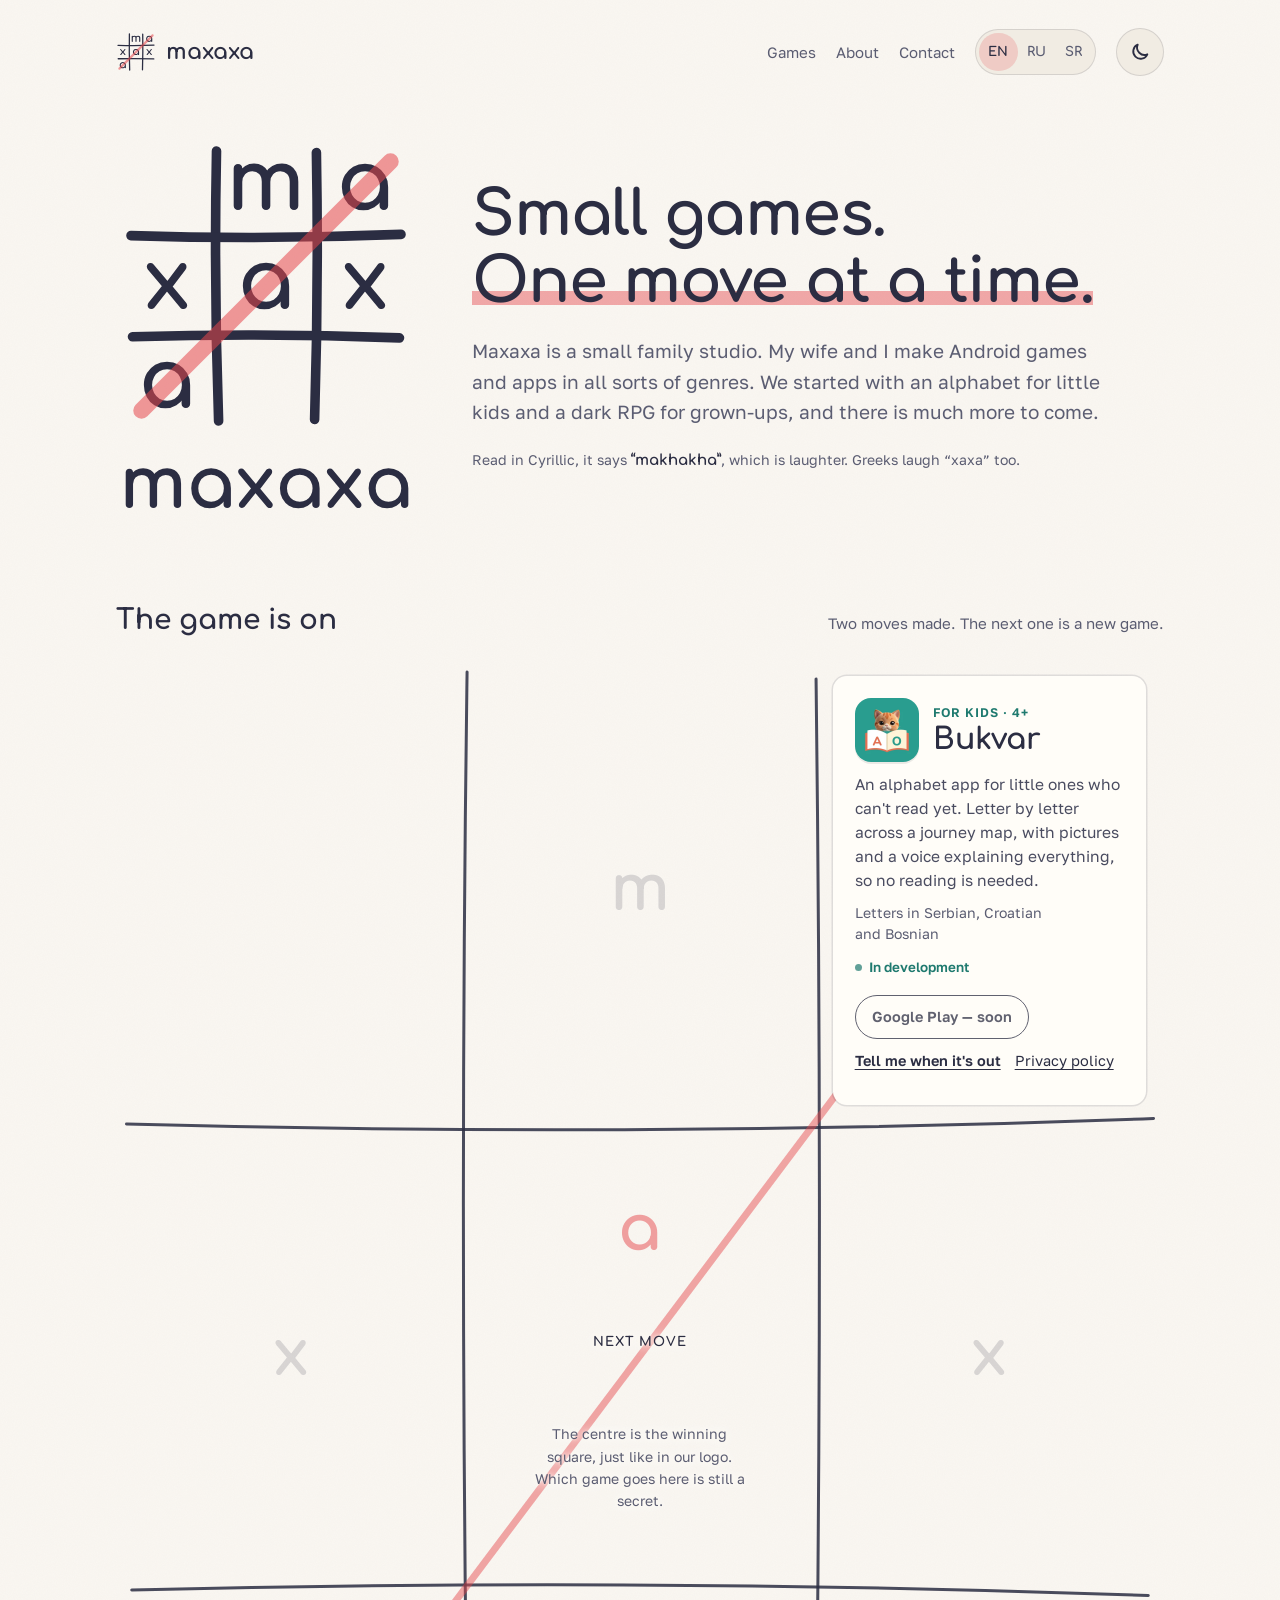
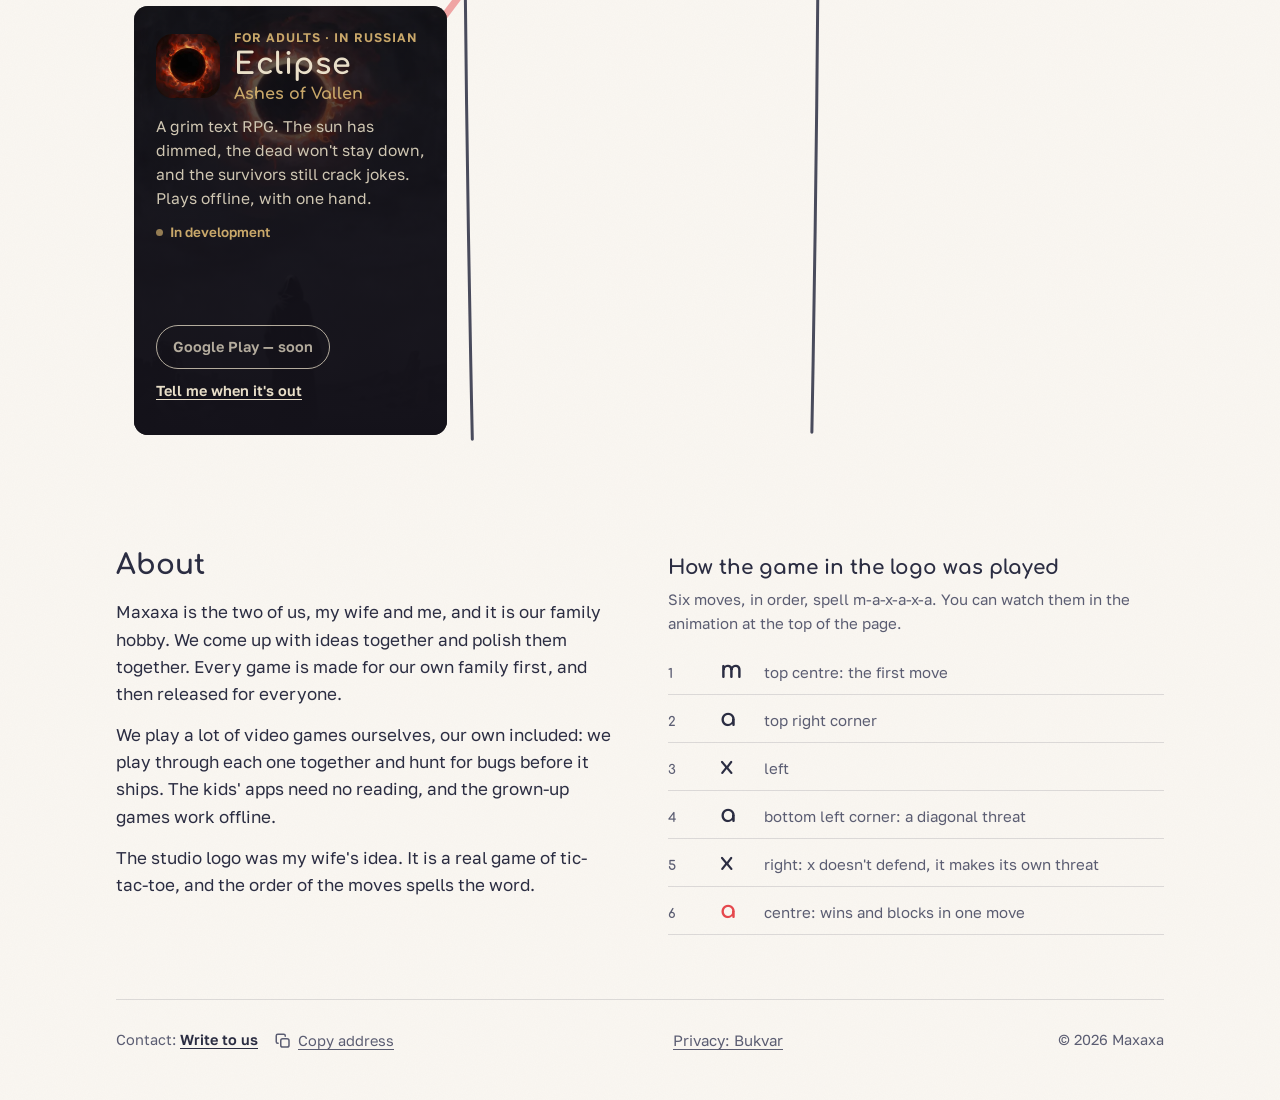
<file: index.html>
<!doctype html>
<html lang="en">
<head>
<meta charset="utf-8">
<meta name="viewport" content="width=device-width, initial-scale=1, viewport-fit=cover">
<title>Maxaxa — small games for kids and grown-ups</title>
<meta name="description" content="Maxaxa is a small family studio: my wife and I make Android apps and games for kids and adults.">
<link rel="canonical" href="https://maxaxa.app/">
<link rel="alternate" hreflang="en" href="https://maxaxa.app/">
<link rel="alternate" hreflang="ru" href="https://maxaxa.app/ru/">
<link rel="alternate" hreflang="sr" href="https://maxaxa.app/sr/">
<link rel="alternate" hreflang="x-default" href="https://maxaxa.app/">
<meta property="og:type" content="website">
<meta property="og:site_name" content="Maxaxa">
<meta property="og:title" content="Maxaxa — small games for kids and grown-ups">
<meta property="og:description" content="Maxaxa is a small family studio: my wife and I make Android apps and games for kids and adults.">
<meta property="og:url" content="https://maxaxa.app/">
<meta property="og:image" content="https://maxaxa.app/assets/og-en.png">
<meta property="og:image:width" content="1200">
<meta property="og:image:height" content="630">
<meta property="og:locale" content="en_US">
<meta name="twitter:card" content="summary_large_image">
<meta name="theme-color" content="#FAF7F2" media="(prefers-color-scheme: light)">
<meta name="theme-color" content="#1A1720" media="(prefers-color-scheme: dark)">
<link rel="icon" href="/favicon.ico" sizes="any">
<link rel="icon" href="/favicon.svg" type="image/svg+xml">
<link rel="apple-touch-icon" href="/apple-touch-icon.png">
<script>document.documentElement.classList.add('js');try{var t=localStorage.getItem('mx-theme');if(t)document.documentElement.setAttribute('data-theme',t)}catch(e){}</script>
<link rel="stylesheet" href="/assets/fonts/fonts.css">
<link rel="stylesheet" href="/assets/site.css">
</head>
<body>
<div class="wrap">
  <header>
    <a class="brand" href="/" aria-label="Maxaxa, home page">
      <img class="lt" src="/assets/img/mark-light-transparent.svg" alt="">
      <img class="dk" src="/assets/img/mark-dark-transparent.svg" alt="">
      maxaxa
    </a>
    <nav>
      <a class="navlink" href="/#games">Games</a>
      <a class="navlink" href="/#about">About</a>
      <a class="navlink" href="#contact">Contact</a>
      <span class="langs-nav"><a href="/" hreflang="en" lang="en" aria-current="page">EN</a><a href="/ru/" hreflang="ru" lang="ru">RU</a><a href="/sr/" hreflang="sr" lang="sr">SR</a></span>
      <button class="toggle" id="theme" type="button" aria-label="Switch theme" title="Switch theme">
        <svg class="moon" viewBox="0 0 24 24" width="22" height="22" aria-hidden="true"><path d="M20 14.5A8 8 0 0 1 9.5 4a8 8 0 1 0 10.5 10.5Z" fill="none" stroke="currentColor" stroke-width="2" stroke-linejoin="round"/></svg>
        <svg class="sun" viewBox="0 0 24 24" width="22" height="22" aria-hidden="true" hidden><circle cx="12" cy="12" r="4.2" fill="none" stroke="currentColor" stroke-width="2"/><path d="M12 2.5v2.2M12 19.3v2.2M2.5 12h2.2M19.3 12h2.2M5.3 5.3l1.6 1.6M17.1 17.1l1.6 1.6M5.3 18.7l1.6-1.6M17.1 6.9l1.6-1.6" stroke="currentColor" stroke-width="2" stroke-linecap="round"/></svg>
      </button>
    </nav>
  </header>
  <section class="hero" id="top">
    <svg class="lockup" viewBox="0 0 100 132" role="img" aria-label="Maxaxa logo: a game of tic-tac-toe">
      <g class="g" fill="none" stroke-width="3.2" stroke-linecap="round"><path pathLength="1" d="M33.5 5Q32.6 50 34.2 95"/><path pathLength="1" d="M66.8 5.5Q67.6 50 66.2 94.5"/><path pathLength="1" d="M5 33.2Q50 34.6 95 32.8"/><path pathLength="1" d="M5.5 66.9Q50 65.6 94.5 67.3"/></g>
      <g class="l"><path d="M59.34 24.69Q58.72 24.69 58.32 24.28Q57.91 23.87 57.91 23.26V15.25Q57.910 13.49 57.04 12.63Q56.17 11.78 54.77 11.78Q53.32 11.78 52.38 12.79Q51.44 13.79 51.44 15.36H49.12Q49.12 13.54 49.9 12.16Q50.69 10.77 52.1 9.99Q53.51 9.2 55.33 9.2Q56.93 9.2 58.16 9.9Q59.39 10.6 60.08 11.96Q60.77 13.32 60.77 15.25V23.26Q60.77 23.87 60.37 24.28Q59.98 24.69 59.34 24.69ZM40.66 24.69Q40.05 24.69 39.64 24.28Q39.23 23.87 39.23 23.26V10.8Q39.23 10.15 39.64 9.76Q40.05 9.37 40.66 9.37Q41.31 9.37 41.7 9.76Q42.09 10.15 42.09 10.8V23.26Q42.09 23.87 41.7 24.28Q41.31 24.69 40.66 24.69ZM50.01 24.69Q49.4 24.69 48.99 24.28Q48.59 23.87 48.59 23.26V15.25Q48.59 13.49 47.72 12.63Q46.85 11.78 45.45 11.78Q43.99 11.78 43.04 12.79Q42.09 13.790 42.09 15.36H40.33Q40.33 13.54 41.05 12.16Q41.78 10.77 43.07 9.99Q44.36 9.2 46.01 9.2Q47.61 9.2 48.84 9.9Q50.07 10.6 50.76 11.96Q51.44 13.32 51.44 15.25V23.26Q51.44 23.87 51.05 24.28Q50.66 24.69 50.01 24.69Z"/><path d="M82.45 24.77Q80.41 24.77 78.79 23.75Q77.17 22.74 76.23 20.98Q75.29 19.23 75.29 17.02Q75.29 14.79 76.31 13.03Q77.33 11.27 79.08 10.25Q80.82 9.23 83.01 9.23Q85.2 9.23 86.94 10.25Q88.67 11.27 89.69 13.04Q90.71 14.8 90.71 17.01H89.62Q89.62 19.21 88.68 20.97Q87.74 22.72 86.12 23.75Q84.51 24.77 82.45 24.77ZM83.01 22.25Q84.44 22.25 85.56 21.56Q86.68 20.88 87.33 19.68Q87.97 18.49 87.97 17.01Q87.97 15.5 87.33 14.31Q86.68 13.12 85.56 12.44Q84.44 11.75 83.02 11.75Q81.61 11.75 80.48 12.44Q79.35 13.12 78.69 14.31Q78.03 15.49 78.03 17.01Q78.03 18.5 78.69 19.69Q79.35 20.88 80.48 21.56Q81.61 22.25 83.01 22.25ZM89.29 24.69Q88.67 24.69 88.26 24.28Q87.86 23.87 87.86 23.26V18.97L88.39 16.01L90.71 17.01V23.26Q90.71 23.87 90.31 24.28Q89.91 24.69 89.29 24.69Z"/><path d="M22.45 57.66Q22.17 57.66 21.92 57.57Q21.67 57.49 21.45 57.21L16.55 51.33L15.54 50.32L10.67 44.55Q10.3 44.11 10.27 43.59Q10.25 43.07 10.55 42.71Q10.86 42.34 11.48 42.34Q12.15 42.34 12.54 42.82L17.33 48.53L18.06 49.2L23.32 55.5Q23.74 56.01 23.73 56.5Q23.71 56.99 23.36 57.32Q23.01 57.66 22.45 57.66ZM11.76 57.66Q11.2 57.66 10.88 57.31Q10.55 56.96 10.55 56.45Q10.55 55.95 10.95 55.45L15.71 49.48L17.22 51.61L12.77 57.21Q12.35 57.66 11.76 57.66ZM18.67 50.46 16.74 48.81 21.25 42.82Q21.47 42.54 21.73 42.44Q21.98 42.34 22.29 42.34Q22.9 42.34 23.21 42.72Q23.52 43.1 23.5 43.63Q23.49 44.16 23.1 44.67Z"/><path d="M49.45 57.77Q47.41 57.77 45.79 56.75Q44.17 55.74 43.23 53.98Q42.29 52.23 42.29 50.02Q42.29 47.79 43.31 46.03Q44.33 44.27 46.08 43.25Q47.82 42.23 50.01 42.23Q52.2 42.23 53.94 43.25Q55.67 44.27 56.69 46.04Q57.71 47.8 57.71 50.01H56.62Q56.62 52.21 55.68 53.97Q54.74 55.72 53.12 56.75Q51.51 57.77 49.45 57.77ZM50.01 55.25Q51.44 55.25 52.56 54.56Q53.68 53.88 54.33 52.68Q54.97 51.49 54.97 50.01Q54.97 48.5 54.33 47.31Q53.68 46.12 52.56 45.44Q51.44 44.75 50.02 44.75Q48.61 44.75 47.48 45.44Q46.35 46.12 45.69 47.31Q45.03 48.49 45.03 50.01Q45.03 51.5 45.69 52.69Q46.35 53.88 47.48 54.56Q48.61 55.25 50.01 55.25ZM56.29 57.69Q55.67 57.69 55.26 57.28Q54.86 56.87 54.86 56.26V51.97L55.39 49.01L57.71 50.01V56.26Q57.71 56.87 57.31 57.28Q56.91 57.69 56.29 57.69Z"/><path d="M88.45 57.66Q88.17 57.66 87.92 57.57Q87.67 57.49 87.45 57.21L82.55 51.33L81.54 50.32L76.67 44.55Q76.3 44.11 76.27 43.59Q76.25 43.07 76.55 42.71Q76.86 42.34 77.48 42.34Q78.15 42.34 78.54 42.82L83.33 48.53L84.06 49.2L89.32 55.5Q89.74 56.01 89.73 56.5Q89.71 56.99 89.36 57.32Q89.01 57.66 88.45 57.66ZM77.76 57.66Q77.2 57.66 76.88 57.31Q76.55 56.96 76.55 56.45Q76.55 55.95 76.95 55.45L81.71 49.48L83.22 51.61L78.77 57.21Q78.35 57.66 77.76 57.66ZM84.67 50.46 82.74 48.81 87.25 42.82Q87.47 42.54 87.73 42.44Q87.98 42.34 88.29 42.34Q88.9 42.34 89.21 42.72Q89.52 43.1 89.5 43.63Q89.49 44.16 89.1 44.67Z"/><path d="M16.45 90.77Q14.41 90.77 12.79 89.75Q11.17 88.74 10.23 86.98Q9.29 85.23 9.29 83.02Q9.29 80.79 10.31 79.03Q11.33 77.27 13.08 76.25Q14.82 75.23 17.01 75.23Q19.2 75.23 20.94 76.25Q22.67 77.27 23.69 79.04Q24.71 80.8 24.71 83.01H23.62Q23.62 85.21 22.68 86.97Q21.74 88.72 20.12 89.75Q18.51 90.77 16.45 90.77ZM17.01 88.25Q18.44 88.25 19.56 87.56Q20.68 86.88 21.33 85.68Q21.970 84.49 21.97 83.01Q21.97 81.5 21.33 80.31Q20.68 79.12 19.56 78.44Q18.44 77.75 17.02 77.75Q15.61 77.75 14.48 78.44Q13.35 79.12 12.69 80.31Q12.03 81.49 12.03 83.01Q12.03 84.5 12.69 85.69Q13.35 86.88 14.48 87.56Q15.61 88.25 17.01 88.25ZM23.29 90.69Q22.67 90.69 22.26 90.28Q21.86 89.87 21.86 89.26V84.97L22.39 82.01L24.71 83.01V89.26Q24.71 89.87 24.31 90.28Q23.91 90.69 23.29 90.69Z"/></g>
      <path class="win" pathLength="1" d="M91.5 8.5Q50.8 49.2 8.5 91.5" fill="none" stroke-width="5.5" stroke-linecap="round"/>
      <g class="w"><path d="M20.47 124.02Q19.94 124.02 19.59 123.68Q19.24 123.33 19.24 122.8V115.94Q19.24 114.42 18.5 113.69Q17.76 112.96 16.56 112.96Q15.31 112.96 14.5 113.82Q13.7 114.69 13.7 116.03H11.71Q11.71 114.47 12.38 113.28Q13.05 112.1 14.26 111.42Q15.48 110.75 17.04 110.75Q18.4 110.75 19.46 111.35Q20.52 111.95 21.1 113.12Q21.69 114.28 21.69 115.94V122.8Q21.69 123.33 21.36 123.68Q21.02 124.02 20.47 124.02ZM4.46 124.02Q3.93 124.02 3.58 123.68Q3.24 123.33 3.24 122.8V112.12Q3.24 111.57 3.58 111.23Q3.93 110.9 4.46 110.9Q5.01 110.9 5.35 111.23Q5.68 111.57 5.68 112.12V122.8Q5.68 123.33 5.35 123.68Q5.01 124.02 4.46 124.02ZM12.48 124.02Q11.95 124.02 11.6 123.68Q11.25 123.33 11.25 122.8V115.94Q11.25 114.42 10.51 113.69Q9.76 112.96 8.56 112.96Q7.32 112.96 6.5 113.82Q5.68 114.69 5.68 116.03H4.17Q4.17 114.47 4.8 113.28Q5.42 112.1 6.52 111.42Q7.63 110.75 9.04 110.75Q10.41 110.75 11.47 111.35Q12.52 111.95 13.11 113.12Q13.7 114.28 13.7 115.94V122.8Q13.7 123.33 13.36 123.68Q13.03 124.02 12.48 124.02Z"/><path d="M31.22 124.1Q29.47 124.1 28.08 123.22Q26.69 122.35 25.88 120.85Q25.08 119.34 25.08 117.45Q25.08 115.54 25.95 114.03Q26.83 112.53 28.33 111.65Q29.82 110.78 31.7 110.78Q33.58 110.78 35.06 111.65Q36.55 112.53 37.42 114.04Q38.3 115.55 38.3 117.45H37.36Q37.36 119.33 36.56 120.84Q35.75 122.34 34.36 123.22Q32.98 124.1 31.22 124.1ZM31.7 121.94Q32.92 121.94 33.88 121.35Q34.84 120.76 35.4 119.74Q35.95 118.71 35.95 117.44Q35.95 116.15 35.4 115.13Q34.84 114.11 33.88 113.52Q32.93 112.94 31.7 112.94Q30.5 112.94 29.53 113.52Q28.56 114.11 27.99 115.13Q27.43 116.15 27.43 117.44Q27.43 118.72 27.99 119.74Q28.56 120.76 29.53 121.35Q30.5 121.94 31.7 121.94ZM37.08 124.02Q36.55 124.02 36.2 123.68Q35.85 123.33 35.85 122.8V119.13L36.31 116.58L38.3 117.45V122.8Q38.3 123.33 37.96 123.68Q37.61 124.02 37.08 124.02Z"/><path d="M51.16 124Q50.92 124 50.71 123.93Q50.49 123.86 50.3 123.62L46.1 118.58L45.24 117.71L41.06 112.77Q40.75 112.38 40.72 111.94Q40.7 111.5 40.96 111.18Q41.23 110.87 41.76 110.87Q42.33 110.87 42.67 111.28L46.77 116.18L47.4 116.75L51.91 122.15Q52.27 122.58 52.26 123Q52.24 123.42 51.94 123.71Q51.64 124 51.16 124ZM42 124Q41.52 124 41.24 123.7Q40.96 123.4 40.96 122.97Q40.96 122.54 41.3 122.1L45.38 116.99L46.68 118.82L42.86 123.62Q42.5 124 42 124ZM47.92 117.83 46.27 116.42 50.13 111.28Q50.32 111.04 50.54 110.96Q50.76 110.87 51.02 110.87Q51.55 110.87 51.81 111.2Q52.08 111.52 52.06 111.98Q52.05 112.43 51.72 112.86Z"/><path d="M60.79 124.1Q59.04 124.1 57.65 123.22Q56.26 122.35 55.45 120.85Q54.64 119.34 54.64 117.45Q54.64 115.54 55.52 114.03Q56.4 112.53 57.89 111.65Q59.39 110.78 61.27 110.78Q63.15 110.78 64.63 111.65Q66.12 112.53 66.99 114.04Q67.87 115.55 67.87 117.45H66.93Q66.93 119.33 66.12 120.84Q65.32 122.34 63.93 123.22Q62.55 124.1 60.79 124.1ZM61.27 121.94Q62.49 121.94 63.45 121.35Q64.41 120.76 64.96 119.74Q65.52 118.71 65.52 117.44Q65.52 116.15 64.96 115.13Q64.41 114.11 63.45 113.52Q62.49 112.94 61.27 112.94Q60.07 112.94 59.1 113.52Q58.12 114.11 57.56 115.13Q57 116.15 57 117.44Q57 118.72 57.56 119.74Q58.12 120.76 59.09 121.35Q60.07 121.94 61.27 121.94ZM66.65 124.02Q66.12 124.02 65.77 123.68Q65.42 123.33 65.42 122.8V119.13L65.88 116.58L67.87 117.45V122.8Q67.87 123.33 67.52 123.68Q67.18 124.02 66.65 124.02Z"/><path d="M80.73 124Q80.49 124 80.28 123.93Q80.06 123.86 79.87 123.62L75.67 118.58L74.8 117.71L70.63 112.77Q70.32 112.38 70.29 111.94Q70.27 111.5 70.53 111.18Q70.8 110.87 71.32 110.87Q71.9 110.87 72.24 111.28L76.34 116.18L76.96 116.75L81.48 122.15Q81.84 122.58 81.82 123Q81.81 123.42 81.51 123.71Q81.21 124 80.73 124ZM71.56 124Q71.08 124 70.81 123.7Q70.53 123.4 70.53 122.97Q70.53 122.54 70.87 122.1L74.95 116.99L76.24 118.82L72.43 123.62Q72.07 124 71.56 124ZM77.49 117.83 75.84 116.42 79.7 111.28Q79.89 111.04 80.11 110.96Q80.32 110.87 80.59 110.87Q81.12 110.87 81.38 111.2Q81.64 111.52 81.63 111.98Q81.62 112.43 81.28 112.86Z"/><path d="M90.36 124.1Q88.6 124.1 87.22 123.22Q85.83 122.35 85.02 120.85Q84.21 119.34 84.21 117.45Q84.21 115.54 85.09 114.03Q85.96 112.53 87.46 111.65Q88.96 110.78 90.84 110.78Q92.71 110.78 94.2 111.65Q95.68 112.53 96.56 114.04Q97.44 115.55 97.44 117.45H96.5Q96.5 119.33 95.69 120.84Q94.89 122.34 93.5 123.22Q92.11 124.1 90.36 124.1ZM90.84 121.94Q92.06 121.94 93.02 121.35Q93.98 120.76 94.53 119.74Q95.08 118.71 95.08 117.44Q95.08 116.15 94.53 115.13Q93.98 114.11 93.02 113.52Q92.06 112.94 90.84 112.94Q89.64 112.94 88.66 113.52Q87.69 114.11 87.13 115.13Q86.56 116.15 86.56 117.44Q86.56 118.72 87.13 119.74Q87.69 120.76 88.66 121.35Q89.63 121.94 90.84 121.94ZM96.22 124.02Q95.68 124.02 95.34 123.68Q94.99 123.33 94.99 122.8V119.13L95.44 116.58L97.44 117.45V122.8Q97.44 123.33 97.09 123.68Q96.75 124.02 96.22 124.02Z"/></g>
    </svg>
    <div>
      <h1 class="say">Small games. <em>One move at a time.</em></h1>
      <p class="lead">Maxaxa is a small family studio. My wife and I make Android games and apps in all sorts of genres. We started with an alphabet for little kids and a dark RPG for grown-ups, and there is much more to come.</p>
      <p class="reads">Read in Cyrillic, it says <b>“makhakha”</b>, which is laughter. Greeks laugh “xaxa” too.</p>
    </div>
  </section>

  <section id="games">
    <div class="board-h">
      <h2>The game is on</h2>
      <p>Two moves made. The next one is a new game.</p>
    </div>
    <div class="board" id="board">
      <svg class="lines" viewBox="0 0 100 100" preserveAspectRatio="none" aria-hidden="true">
        <path d="M33.5 1Q32.6 50 34.0 99"/><path d="M66.8 1.5Q67.6 50 66.4 98.5"/>
        <path d="M1 33.4Q50 34.4 99 33.0"/><path d="M1.5 66.8Q50 65.9 98.5 67.2"/>
        <path class="win2" pathLength="1" d="M94 6Q50.5 49.5 6 94"/>
      </svg>

      <div class="cell idle"><div class="empty"><span class="ghost">x</span></div></div>
      <div class="cell idle"><div class="empty"><span class="ghost played">m</span></div></div>
      <div class="cell">
        <article class="card kid">
          <div class="top">
            <img class="icon" src="/assets/img/bukvar-icon.webp" alt="Bukvar icon: a kitten above an open book" width="64" height="64">
            <div><div class="eyebrow">For kids · 4+</div><h3>Bukvar</h3></div>
          </div>
          <p>An alphabet app for little ones who can't read yet. Letter by letter across a journey map, with pictures and a voice explaining everything, so no reading is needed.</p>
          <p class="langs">Letters in Serbian, Croatian and Bosnian</p>
          <div class="status">In development</div>
          <div class="links">
            <span class="btn" aria-disabled="true">Google Play — soon</span>
            <a class="notify" href="mailto:hornsdron@gmail.com?subject=Bukvar">Tell me when it's out</a>
            <a class="pol" href="/privacy/bukvar/">Privacy policy</a>
          </div>
        </article>
      </div>

      <div class="cell idle"><div class="empty"><span class="ghost played">x</span></div></div>
      <div class="cell next">
        <div class="empty">
          <span class="ghost">a</span>
          <span class="n">Next move</span>
          <p>The centre is the winning square, just like in our logo. Which game goes here is still a secret.</p>
        </div>
      </div>
      <div class="cell idle"><div class="empty"><span class="ghost played">x</span></div></div>

      <div class="cell">
        <article class="card adult">
          <div class="top">
            <img class="icon" src="/assets/img/eclipse-icon.webp" alt="Eclipse: Ashes of Vallen icon: a black sun in a fiery corona" width="64" height="64">
            <div><div class="eyebrow">For adults · in Russian</div><h3>Eclipse</h3><div class="sub">Ashes of Vallen</div></div>
          </div>
          <p>A grim text RPG. The sun has dimmed, the dead won't stay down, and the survivors still crack jokes. Plays offline, with one hand.</p>
          <div class="status">In development</div>
          <div class="links">
            <span class="btn" aria-disabled="true">Google Play — soon</span>
            <a class="notify" href="mailto:hornsdron@gmail.com?subject=Eclipse">Tell me when it's out</a>
          </div>
        </article>
      </div>
      <div class="cell idle"><div class="empty"><span class="ghost">x</span></div></div>
      <div class="cell idle"><div class="empty"><span class="ghost">a</span></div></div>
    </div>
  </section>

  <section class="about" id="about">
    <div>
      <h2>About</h2>
      <p>Maxaxa is the two of us, my wife and me, and it is our family hobby. We come up with ideas together and polish them together. Every game is made for our own family first, and then released for everyone.</p>
      <p>We play a lot of video games ourselves, our own included: we play through each one together and hunt for bugs before it ships. The kids' apps need no reading, and the grown-up games work offline.</p>
      <p>The studio logo was my wife's idea. It is a real game of tic-tac-toe, and the order of the moves spells the word.</p>
    </div>
    <div>
      <h3 class="moves-h">How the game in the logo was played</h3>
      <p class="moves-p">Six moves, in order, spell m-a-x-a-x-a. You can watch them in the animation at the top of the page.</p>
      <ol class="moves" aria-label="How the game in the logo was played">
        <li><b>m</b><span>top centre: the first move</span></li>
        <li><b>a</b><span>top right corner</span></li>
        <li><b>x</b><span>left</span></li>
        <li><b>a</b><span>bottom left corner: a diagonal threat</span></li>
        <li><b>x</b><span>right: x doesn't defend, it makes its own threat</span></li>
        <li><b>a</b><span>centre: wins and blocks in one move</span></li>
      </ol>
    </div>
  </section>

  <footer id="contact">
    <span class="contact">Contact: <a class="mail" href="mailto:hornsdron@gmail.com">Write to us</a>
      <button type="button" class="copy" id="copy-mail" data-addr="hornsdron@gmail.com" data-done="Copied">
        <svg class="i-copy" viewBox="0 0 24 24" width="18" height="18" aria-hidden="true"><rect x="9" y="9" width="11" height="11" rx="2.5" fill="none" stroke="currentColor" stroke-width="2" stroke-linejoin="round"/><path d="M5.5 15H5a2 2 0 0 1-2-2V5a2 2 0 0 1 2-2h8a2 2 0 0 1 2 2v.5" fill="none" stroke="currentColor" stroke-width="2" stroke-linecap="round" stroke-linejoin="round"/></svg>
        <svg class="i-done" viewBox="0 0 24 24" width="18" height="18" aria-hidden="true" hidden><path d="M5 12.5l4.5 4.5L19 7.5" fill="none" stroke="currentColor" stroke-width="2" stroke-linecap="round" stroke-linejoin="round"/></svg>
        <span class="lbl" aria-live="polite">Copy address</span></button></span>
    <nav aria-label="Privacy policies"><a href="/privacy/bukvar/">Privacy: Bukvar</a></nav>
    <span>© 2026 Maxaxa</span>
  </footer>
</div>
<script src="/assets/site.js"></script>
</body>
</html>
</file>
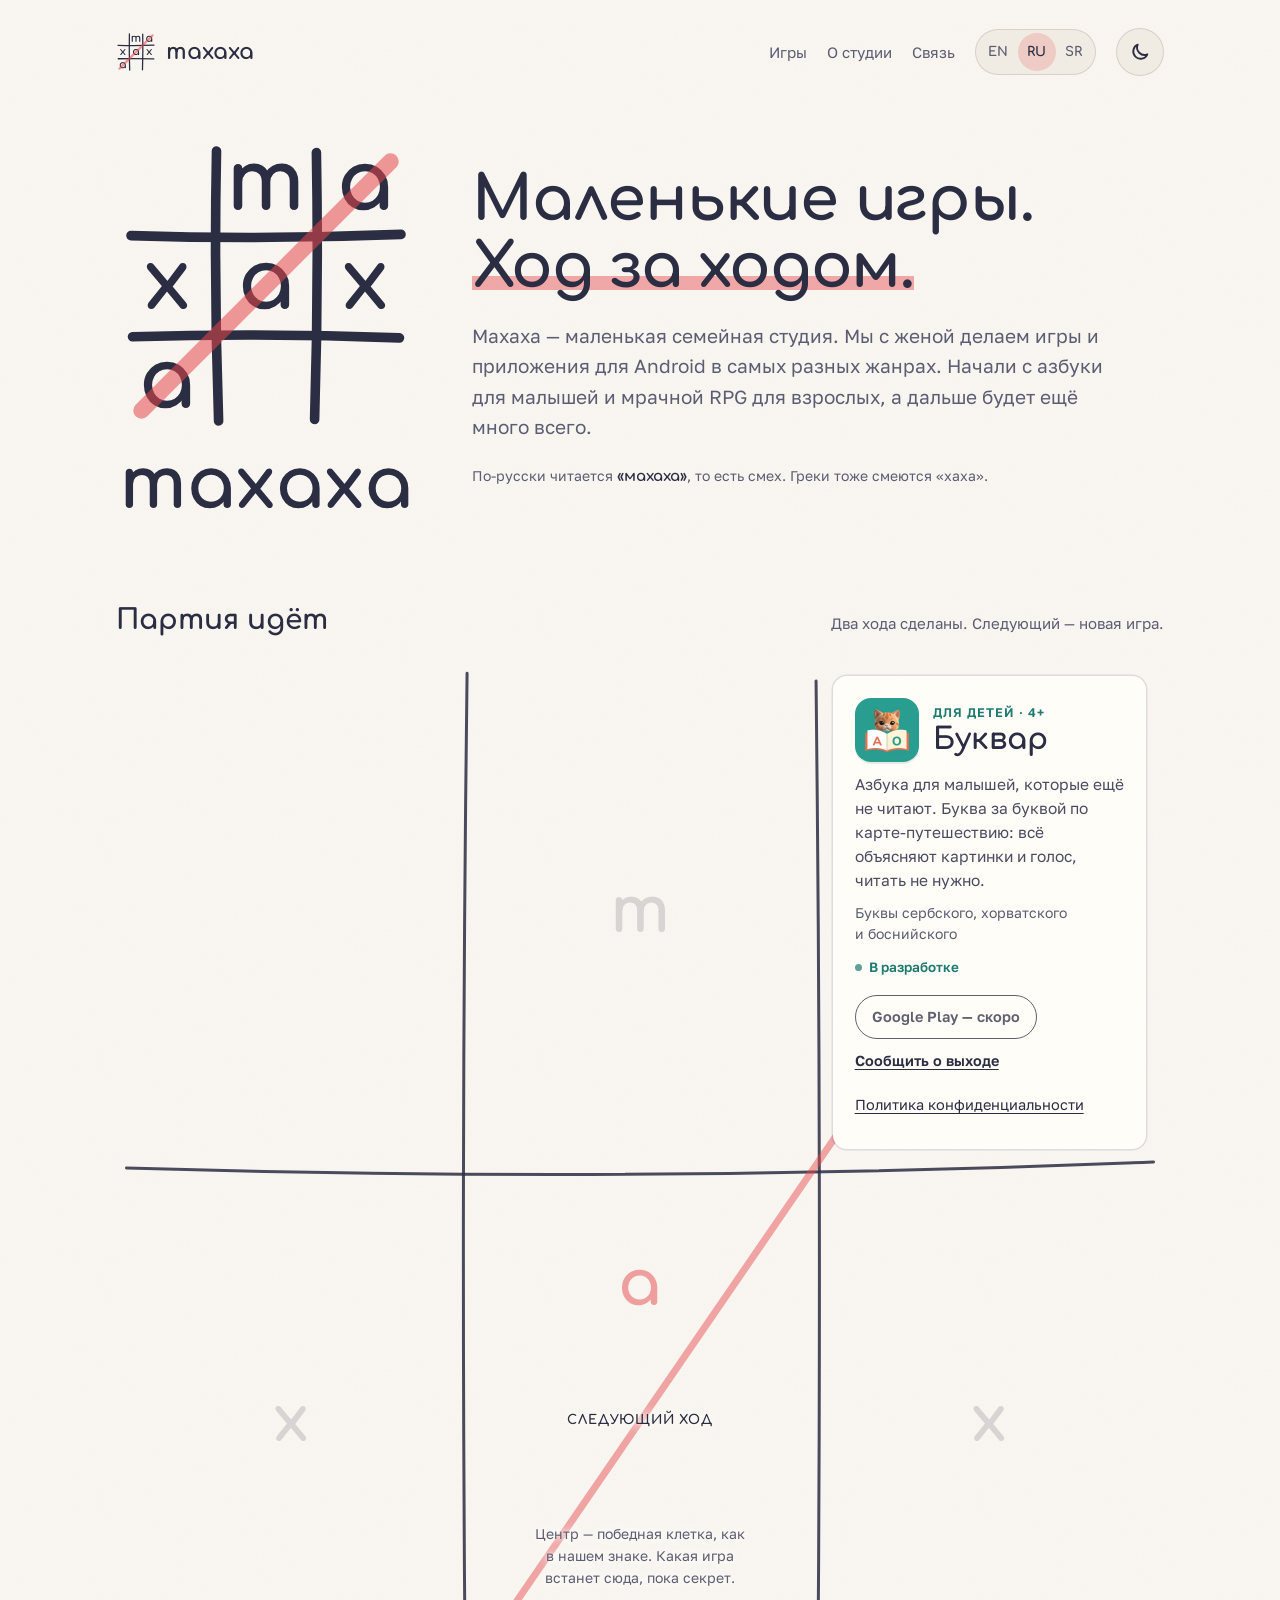
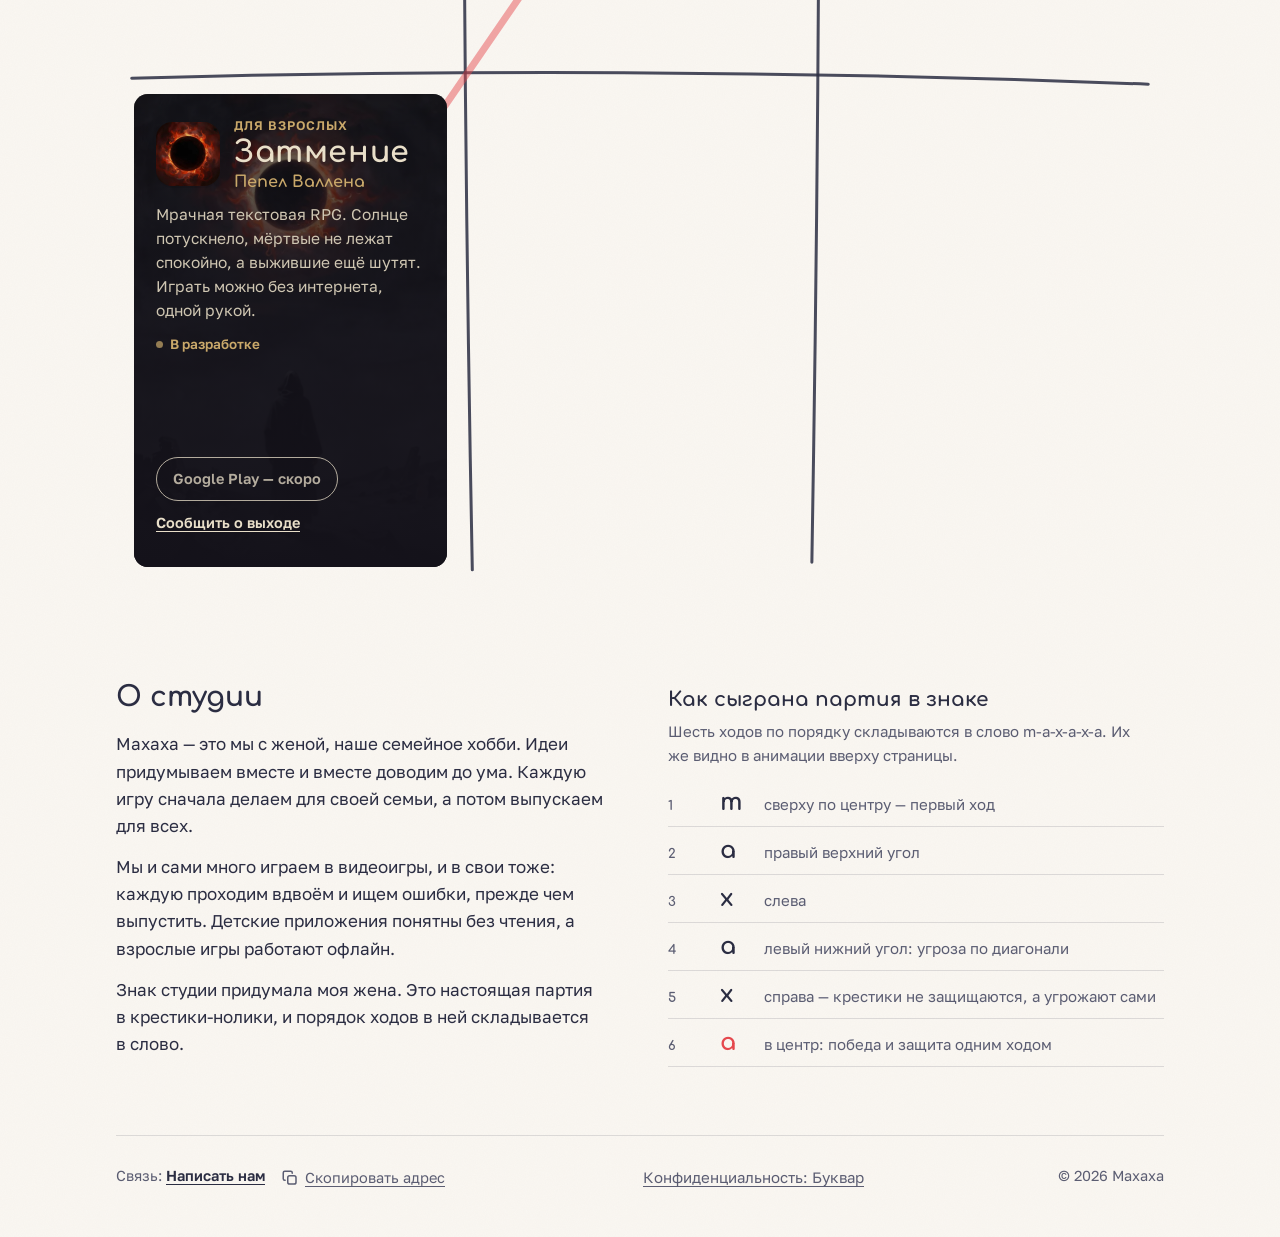
<file: ru/index.html>
<!doctype html>
<html lang="ru">
<head>
<meta charset="utf-8">
<meta name="viewport" content="width=device-width, initial-scale=1, viewport-fit=cover">
<title>Maxaxa — маленькие игры для детей и взрослых</title>
<meta name="description" content="Maxaxa — маленькая семейная студия: мы с женой делаем приложения и игры для Android для детей и взрослых.">
<link rel="canonical" href="https://maxaxa.app/ru/">
<link rel="alternate" hreflang="en" href="https://maxaxa.app/">
<link rel="alternate" hreflang="ru" href="https://maxaxa.app/ru/">
<link rel="alternate" hreflang="sr" href="https://maxaxa.app/sr/">
<link rel="alternate" hreflang="x-default" href="https://maxaxa.app/">
<meta property="og:type" content="website">
<meta property="og:site_name" content="Maxaxa">
<meta property="og:title" content="Maxaxa — маленькие игры для детей и взрослых">
<meta property="og:description" content="Maxaxa — маленькая семейная студия: мы с женой делаем приложения и игры для Android для детей и взрослых.">
<meta property="og:url" content="https://maxaxa.app/ru/">
<meta property="og:image" content="https://maxaxa.app/assets/og-ru.png">
<meta property="og:image:width" content="1200">
<meta property="og:image:height" content="630">
<meta property="og:locale" content="ru_RU">
<meta name="twitter:card" content="summary_large_image">
<meta name="theme-color" content="#FAF7F2" media="(prefers-color-scheme: light)">
<meta name="theme-color" content="#1A1720" media="(prefers-color-scheme: dark)">
<link rel="icon" href="/favicon.ico" sizes="any">
<link rel="icon" href="/favicon.svg" type="image/svg+xml">
<link rel="apple-touch-icon" href="/apple-touch-icon.png">
<script>document.documentElement.classList.add('js');try{var t=localStorage.getItem('mx-theme');if(t)document.documentElement.setAttribute('data-theme',t)}catch(e){}</script>
<link rel="stylesheet" href="/assets/fonts/fonts.css">
<link rel="stylesheet" href="/assets/site.css">
</head>
<body>
<div class="wrap">
  <header>
    <a class="brand" href="/ru/" aria-label="Maxaxa, на главную">
      <img class="lt" src="/assets/img/mark-light-transparent.svg" alt="">
      <img class="dk" src="/assets/img/mark-dark-transparent.svg" alt="">
      maxaxa
    </a>
    <nav>
      <a class="navlink" href="/ru/#games">Игры</a>
      <a class="navlink" href="/ru/#about">О студии</a>
      <a class="navlink" href="#contact">Связь</a>
      <span class="langs-nav"><a href="/" hreflang="en" lang="en">EN</a><a href="/ru/" hreflang="ru" lang="ru" aria-current="page">RU</a><a href="/sr/" hreflang="sr" lang="sr">SR</a></span>
      <button class="toggle" id="theme" type="button" aria-label="Сменить тему" title="Сменить тему">
        <svg class="moon" viewBox="0 0 24 24" width="22" height="22" aria-hidden="true"><path d="M20 14.5A8 8 0 0 1 9.5 4a8 8 0 1 0 10.5 10.5Z" fill="none" stroke="currentColor" stroke-width="2" stroke-linejoin="round"/></svg>
        <svg class="sun" viewBox="0 0 24 24" width="22" height="22" aria-hidden="true" hidden><circle cx="12" cy="12" r="4.2" fill="none" stroke="currentColor" stroke-width="2"/><path d="M12 2.5v2.2M12 19.3v2.2M2.5 12h2.2M19.3 12h2.2M5.3 5.3l1.6 1.6M17.1 17.1l1.6 1.6M5.3 18.7l1.6-1.6M17.1 6.9l1.6-1.6" stroke="currentColor" stroke-width="2" stroke-linecap="round"/></svg>
      </button>
    </nav>
  </header>
  <section class="hero" id="top">
    <svg class="lockup" viewBox="0 0 100 132" role="img" aria-label="Знак Maxaxa: партия в крестики-нолики">
      <g class="g" fill="none" stroke-width="3.2" stroke-linecap="round"><path pathLength="1" d="M33.5 5Q32.6 50 34.2 95"/><path pathLength="1" d="M66.8 5.5Q67.6 50 66.2 94.5"/><path pathLength="1" d="M5 33.2Q50 34.6 95 32.8"/><path pathLength="1" d="M5.5 66.9Q50 65.6 94.5 67.3"/></g>
      <g class="l"><path d="M59.34 24.69Q58.72 24.69 58.32 24.28Q57.91 23.87 57.91 23.26V15.25Q57.910 13.49 57.04 12.63Q56.17 11.78 54.77 11.78Q53.32 11.78 52.38 12.79Q51.44 13.79 51.44 15.36H49.12Q49.12 13.54 49.9 12.16Q50.69 10.77 52.1 9.99Q53.51 9.2 55.33 9.2Q56.93 9.2 58.16 9.9Q59.39 10.6 60.08 11.96Q60.77 13.32 60.77 15.25V23.26Q60.77 23.87 60.37 24.28Q59.98 24.69 59.34 24.69ZM40.66 24.69Q40.05 24.69 39.64 24.28Q39.23 23.87 39.23 23.26V10.8Q39.23 10.15 39.64 9.76Q40.05 9.37 40.66 9.37Q41.31 9.37 41.7 9.76Q42.09 10.15 42.09 10.8V23.26Q42.09 23.87 41.7 24.28Q41.31 24.69 40.66 24.69ZM50.01 24.69Q49.4 24.69 48.99 24.28Q48.59 23.87 48.59 23.26V15.25Q48.59 13.49 47.72 12.63Q46.85 11.78 45.45 11.78Q43.99 11.78 43.04 12.79Q42.09 13.790 42.09 15.36H40.33Q40.33 13.54 41.05 12.16Q41.78 10.77 43.07 9.99Q44.36 9.2 46.01 9.2Q47.61 9.2 48.84 9.9Q50.07 10.6 50.76 11.96Q51.44 13.32 51.44 15.25V23.26Q51.44 23.87 51.05 24.28Q50.66 24.69 50.01 24.69Z"/><path d="M82.45 24.77Q80.41 24.77 78.79 23.75Q77.17 22.74 76.23 20.98Q75.29 19.23 75.29 17.02Q75.29 14.79 76.31 13.03Q77.33 11.27 79.08 10.25Q80.82 9.23 83.01 9.23Q85.2 9.23 86.94 10.25Q88.67 11.27 89.69 13.04Q90.71 14.8 90.71 17.01H89.62Q89.62 19.21 88.68 20.97Q87.74 22.72 86.12 23.75Q84.51 24.77 82.45 24.77ZM83.01 22.25Q84.44 22.25 85.56 21.56Q86.68 20.88 87.33 19.68Q87.97 18.49 87.97 17.01Q87.97 15.5 87.33 14.31Q86.68 13.12 85.56 12.44Q84.44 11.75 83.02 11.75Q81.61 11.75 80.48 12.44Q79.35 13.12 78.69 14.31Q78.03 15.49 78.03 17.01Q78.03 18.5 78.69 19.69Q79.35 20.88 80.48 21.56Q81.61 22.25 83.01 22.25ZM89.29 24.69Q88.67 24.69 88.26 24.28Q87.86 23.87 87.86 23.26V18.97L88.39 16.01L90.71 17.01V23.26Q90.71 23.87 90.31 24.28Q89.91 24.69 89.29 24.69Z"/><path d="M22.45 57.66Q22.17 57.66 21.92 57.57Q21.67 57.49 21.45 57.21L16.55 51.33L15.54 50.32L10.67 44.55Q10.3 44.11 10.27 43.59Q10.25 43.07 10.55 42.71Q10.86 42.34 11.48 42.34Q12.15 42.34 12.54 42.82L17.33 48.53L18.06 49.2L23.32 55.5Q23.74 56.01 23.73 56.5Q23.71 56.99 23.36 57.32Q23.01 57.66 22.45 57.66ZM11.76 57.66Q11.2 57.66 10.88 57.31Q10.55 56.96 10.55 56.45Q10.55 55.95 10.95 55.45L15.71 49.48L17.22 51.61L12.77 57.21Q12.35 57.66 11.76 57.66ZM18.67 50.46 16.74 48.81 21.25 42.82Q21.47 42.54 21.73 42.44Q21.98 42.34 22.29 42.34Q22.9 42.34 23.21 42.72Q23.52 43.1 23.5 43.63Q23.49 44.16 23.1 44.67Z"/><path d="M49.45 57.77Q47.41 57.77 45.79 56.75Q44.17 55.74 43.23 53.98Q42.29 52.23 42.29 50.02Q42.29 47.79 43.31 46.03Q44.33 44.27 46.08 43.25Q47.82 42.23 50.01 42.23Q52.2 42.23 53.94 43.25Q55.67 44.27 56.69 46.04Q57.71 47.8 57.71 50.01H56.62Q56.62 52.21 55.68 53.97Q54.74 55.72 53.12 56.75Q51.51 57.77 49.45 57.77ZM50.01 55.25Q51.44 55.25 52.56 54.56Q53.68 53.88 54.33 52.68Q54.97 51.49 54.97 50.01Q54.97 48.5 54.33 47.31Q53.68 46.12 52.56 45.44Q51.44 44.75 50.02 44.75Q48.61 44.75 47.48 45.44Q46.35 46.12 45.69 47.31Q45.03 48.49 45.03 50.01Q45.03 51.5 45.69 52.69Q46.35 53.88 47.48 54.56Q48.61 55.25 50.01 55.25ZM56.29 57.69Q55.67 57.69 55.26 57.28Q54.86 56.87 54.86 56.26V51.97L55.39 49.01L57.71 50.01V56.26Q57.71 56.87 57.31 57.28Q56.91 57.69 56.29 57.69Z"/><path d="M88.45 57.66Q88.17 57.66 87.92 57.57Q87.67 57.49 87.45 57.21L82.55 51.33L81.54 50.32L76.67 44.55Q76.3 44.11 76.27 43.59Q76.25 43.07 76.55 42.71Q76.86 42.34 77.48 42.34Q78.15 42.34 78.54 42.82L83.33 48.53L84.06 49.2L89.32 55.5Q89.74 56.01 89.73 56.5Q89.71 56.99 89.36 57.32Q89.01 57.66 88.45 57.66ZM77.76 57.66Q77.2 57.66 76.88 57.31Q76.55 56.96 76.55 56.45Q76.55 55.95 76.95 55.45L81.71 49.48L83.22 51.61L78.77 57.21Q78.35 57.66 77.76 57.66ZM84.67 50.46 82.74 48.81 87.25 42.82Q87.47 42.54 87.73 42.44Q87.98 42.34 88.29 42.34Q88.9 42.34 89.21 42.72Q89.52 43.1 89.5 43.63Q89.49 44.16 89.1 44.67Z"/><path d="M16.45 90.77Q14.41 90.77 12.79 89.75Q11.17 88.74 10.23 86.98Q9.29 85.23 9.29 83.02Q9.29 80.79 10.31 79.03Q11.33 77.27 13.08 76.25Q14.82 75.23 17.01 75.23Q19.2 75.23 20.94 76.25Q22.67 77.27 23.69 79.04Q24.71 80.8 24.71 83.01H23.62Q23.62 85.21 22.68 86.97Q21.74 88.72 20.12 89.75Q18.51 90.77 16.45 90.77ZM17.01 88.25Q18.44 88.25 19.56 87.56Q20.68 86.88 21.33 85.68Q21.970 84.49 21.97 83.01Q21.97 81.5 21.33 80.31Q20.68 79.12 19.56 78.44Q18.44 77.75 17.02 77.75Q15.61 77.75 14.48 78.44Q13.35 79.12 12.69 80.31Q12.03 81.49 12.03 83.01Q12.03 84.5 12.69 85.69Q13.35 86.88 14.48 87.56Q15.61 88.25 17.01 88.25ZM23.29 90.69Q22.67 90.69 22.26 90.28Q21.86 89.87 21.86 89.26V84.97L22.39 82.01L24.71 83.01V89.26Q24.71 89.87 24.31 90.28Q23.91 90.69 23.29 90.69Z"/></g>
      <path class="win" pathLength="1" d="M91.5 8.5Q50.8 49.2 8.5 91.5" fill="none" stroke-width="5.5" stroke-linecap="round"/>
      <g class="w"><path d="M20.47 124.02Q19.94 124.02 19.59 123.68Q19.24 123.33 19.24 122.8V115.94Q19.24 114.42 18.5 113.69Q17.76 112.96 16.56 112.96Q15.31 112.96 14.5 113.82Q13.7 114.69 13.7 116.03H11.71Q11.71 114.47 12.38 113.28Q13.05 112.1 14.26 111.42Q15.48 110.75 17.04 110.75Q18.4 110.75 19.46 111.35Q20.52 111.95 21.1 113.12Q21.69 114.28 21.69 115.94V122.8Q21.69 123.33 21.36 123.68Q21.02 124.02 20.47 124.02ZM4.46 124.02Q3.93 124.02 3.58 123.68Q3.24 123.33 3.24 122.8V112.12Q3.24 111.57 3.58 111.23Q3.93 110.9 4.46 110.9Q5.01 110.9 5.35 111.23Q5.68 111.57 5.68 112.12V122.8Q5.68 123.33 5.35 123.68Q5.01 124.02 4.46 124.02ZM12.48 124.02Q11.95 124.02 11.6 123.68Q11.25 123.33 11.25 122.8V115.94Q11.25 114.42 10.51 113.69Q9.76 112.96 8.56 112.96Q7.32 112.96 6.5 113.82Q5.68 114.69 5.68 116.03H4.17Q4.17 114.47 4.8 113.28Q5.42 112.1 6.52 111.42Q7.63 110.75 9.04 110.75Q10.41 110.75 11.47 111.35Q12.52 111.95 13.11 113.12Q13.7 114.28 13.7 115.94V122.8Q13.7 123.33 13.36 123.68Q13.03 124.02 12.48 124.02Z"/><path d="M31.22 124.1Q29.47 124.1 28.08 123.22Q26.69 122.35 25.88 120.85Q25.08 119.34 25.08 117.45Q25.08 115.54 25.95 114.03Q26.83 112.53 28.33 111.65Q29.82 110.78 31.7 110.78Q33.58 110.78 35.06 111.65Q36.55 112.53 37.42 114.04Q38.3 115.55 38.3 117.45H37.36Q37.36 119.33 36.56 120.84Q35.75 122.34 34.36 123.22Q32.98 124.1 31.22 124.1ZM31.7 121.94Q32.92 121.94 33.88 121.35Q34.84 120.76 35.4 119.74Q35.95 118.71 35.95 117.44Q35.95 116.15 35.4 115.13Q34.84 114.11 33.88 113.52Q32.93 112.94 31.7 112.94Q30.5 112.94 29.53 113.52Q28.56 114.11 27.99 115.13Q27.43 116.15 27.43 117.44Q27.43 118.72 27.99 119.74Q28.56 120.76 29.53 121.35Q30.5 121.94 31.7 121.94ZM37.08 124.02Q36.55 124.02 36.2 123.68Q35.85 123.33 35.85 122.8V119.13L36.31 116.58L38.3 117.45V122.8Q38.3 123.33 37.96 123.68Q37.61 124.02 37.08 124.02Z"/><path d="M51.16 124Q50.92 124 50.71 123.93Q50.49 123.86 50.3 123.62L46.1 118.58L45.24 117.71L41.06 112.77Q40.75 112.38 40.72 111.94Q40.7 111.5 40.96 111.18Q41.23 110.87 41.76 110.87Q42.33 110.87 42.67 111.28L46.77 116.18L47.4 116.75L51.91 122.15Q52.27 122.58 52.26 123Q52.24 123.42 51.94 123.71Q51.64 124 51.16 124ZM42 124Q41.52 124 41.24 123.7Q40.96 123.4 40.96 122.97Q40.96 122.54 41.3 122.1L45.38 116.99L46.68 118.82L42.86 123.62Q42.5 124 42 124ZM47.92 117.83 46.27 116.42 50.13 111.28Q50.32 111.04 50.54 110.96Q50.76 110.87 51.02 110.87Q51.55 110.87 51.81 111.2Q52.08 111.52 52.06 111.98Q52.05 112.43 51.72 112.86Z"/><path d="M60.79 124.1Q59.04 124.1 57.65 123.22Q56.26 122.35 55.45 120.85Q54.64 119.34 54.64 117.45Q54.64 115.54 55.52 114.03Q56.4 112.53 57.89 111.65Q59.39 110.78 61.27 110.78Q63.15 110.78 64.63 111.65Q66.12 112.53 66.99 114.04Q67.87 115.55 67.87 117.45H66.93Q66.93 119.33 66.12 120.84Q65.32 122.34 63.93 123.22Q62.55 124.1 60.79 124.1ZM61.27 121.94Q62.49 121.94 63.45 121.35Q64.41 120.76 64.96 119.74Q65.52 118.71 65.52 117.44Q65.52 116.15 64.96 115.13Q64.41 114.11 63.45 113.52Q62.49 112.94 61.27 112.94Q60.07 112.94 59.1 113.52Q58.12 114.11 57.56 115.13Q57 116.15 57 117.44Q57 118.72 57.56 119.74Q58.12 120.76 59.09 121.35Q60.07 121.94 61.27 121.94ZM66.65 124.02Q66.12 124.02 65.77 123.68Q65.42 123.33 65.42 122.8V119.13L65.88 116.58L67.87 117.45V122.8Q67.87 123.33 67.52 123.68Q67.18 124.02 66.65 124.02Z"/><path d="M80.73 124Q80.49 124 80.28 123.93Q80.06 123.86 79.87 123.62L75.67 118.58L74.8 117.71L70.63 112.77Q70.32 112.38 70.29 111.94Q70.27 111.5 70.53 111.18Q70.8 110.87 71.32 110.87Q71.9 110.87 72.24 111.28L76.34 116.18L76.96 116.75L81.48 122.15Q81.84 122.58 81.82 123Q81.81 123.42 81.51 123.71Q81.21 124 80.73 124ZM71.56 124Q71.08 124 70.81 123.7Q70.53 123.4 70.53 122.97Q70.53 122.54 70.87 122.1L74.95 116.99L76.24 118.82L72.43 123.62Q72.07 124 71.56 124ZM77.49 117.83 75.84 116.42 79.7 111.28Q79.89 111.04 80.11 110.96Q80.32 110.87 80.59 110.87Q81.12 110.87 81.38 111.2Q81.64 111.52 81.63 111.98Q81.62 112.43 81.28 112.86Z"/><path d="M90.36 124.1Q88.6 124.1 87.22 123.22Q85.83 122.35 85.02 120.85Q84.21 119.34 84.21 117.45Q84.21 115.54 85.09 114.03Q85.96 112.53 87.46 111.65Q88.96 110.78 90.84 110.78Q92.71 110.78 94.2 111.65Q95.68 112.53 96.56 114.04Q97.44 115.55 97.44 117.45H96.5Q96.5 119.33 95.69 120.84Q94.89 122.34 93.5 123.22Q92.11 124.1 90.36 124.1ZM90.84 121.94Q92.06 121.94 93.02 121.35Q93.98 120.76 94.53 119.74Q95.08 118.71 95.08 117.44Q95.08 116.15 94.53 115.13Q93.98 114.11 93.02 113.52Q92.06 112.94 90.84 112.94Q89.64 112.94 88.66 113.52Q87.69 114.11 87.13 115.13Q86.56 116.15 86.56 117.44Q86.56 118.72 87.13 119.74Q87.69 120.76 88.66 121.35Q89.63 121.94 90.84 121.94ZM96.22 124.02Q95.68 124.02 95.34 123.68Q94.99 123.33 94.99 122.8V119.13L95.44 116.58L97.44 117.45V122.8Q97.44 123.33 97.09 123.68Q96.75 124.02 96.22 124.02Z"/></g>
    </svg>
    <div>
      <h1 class="say">Маленькие игры. <em>Ход за&nbsp;ходом.</em></h1>
      <p class="lead">Maxaxa — маленькая семейная студия. Мы с женой делаем игры и приложения для Android в самых разных жанрах. Начали с азбуки для малышей и мрачной RPG для взрослых, а дальше будет ещё много всего.</p>
      <p class="reads">По-русски читается <b>«махаха»</b>, то есть смех. Греки тоже смеются «xaxa».</p>
    </div>
  </section>

  <section id="games">
    <div class="board-h">
      <h2>Партия идёт</h2>
      <p>Два хода сделаны. Следующий — новая игра.</p>
    </div>
    <div class="board" id="board">
      <svg class="lines" viewBox="0 0 100 100" preserveAspectRatio="none" aria-hidden="true">
        <path d="M33.5 1Q32.6 50 34.0 99"/><path d="M66.8 1.5Q67.6 50 66.4 98.5"/>
        <path d="M1 33.4Q50 34.4 99 33.0"/><path d="M1.5 66.8Q50 65.9 98.5 67.2"/>
        <path class="win2" pathLength="1" d="M94 6Q50.5 49.5 6 94"/>
      </svg>

      <div class="cell idle"><div class="empty"><span class="ghost">x</span></div></div>
      <div class="cell idle"><div class="empty"><span class="ghost played">m</span></div></div>
      <div class="cell">
        <article class="card kid">
          <div class="top">
            <img class="icon" src="/assets/img/bukvar-icon.webp" alt="Иконка «Буквара»: котёнок над открытой книгой" width="64" height="64">
            <div><div class="eyebrow">Для детей · 4+</div><h3>Буквар</h3></div>
          </div>
          <p>Азбука для малышей, которые ещё не читают. Буква за буквой по карте-путешествию: всё объясняют картинки и голос, читать не нужно.</p>
          <p class="langs">Буквы сербского, хорватского и боснийского</p>
          <div class="status">В разработке</div>
          <div class="links">
            <span class="btn" aria-disabled="true">Google Play — скоро</span>
            <a class="notify" href="mailto:hornsdron@gmail.com?subject=Bukvar">Сообщить о выходе</a>
            <a class="pol" href="/privacy/bukvar/">Политика конфиденциальности</a>
          </div>
        </article>
      </div>

      <div class="cell idle"><div class="empty"><span class="ghost played">x</span></div></div>
      <div class="cell next">
        <div class="empty">
          <span class="ghost">a</span>
          <span class="n">Следующий ход</span>
          <p>Центр — победная клетка, как в нашем знаке. Какая игра встанет сюда, пока секрет.</p>
        </div>
      </div>
      <div class="cell idle"><div class="empty"><span class="ghost played">x</span></div></div>

      <div class="cell">
        <article class="card adult">
          <div class="top">
            <img class="icon" src="/assets/img/eclipse-icon.webp" alt="Иконка игры «Затмение: Пепел Валлена»: чёрное солнце в огненной короне" width="64" height="64">
            <div><div class="eyebrow">Для взрослых</div><h3>Затмение</h3><div class="sub">Пепел Валлена</div></div>
          </div>
          <p>Мрачная текстовая RPG. Солнце потускнело, мёртвые не лежат спокойно, а выжившие ещё шутят. Играть можно без интернета, одной рукой.</p>
          <div class="status">В разработке</div>
          <div class="links">
            <span class="btn" aria-disabled="true">Google Play — скоро</span>
            <a class="notify" href="mailto:hornsdron@gmail.com?subject=Eclipse">Сообщить о выходе</a>
          </div>
        </article>
      </div>
      <div class="cell idle"><div class="empty"><span class="ghost">x</span></div></div>
      <div class="cell idle"><div class="empty"><span class="ghost">a</span></div></div>
    </div>
  </section>

  <section class="about" id="about">
    <div>
      <h2>О студии</h2>
      <p>Maxaxa — это мы с женой, наше семейное хобби. Идеи придумываем вместе и вместе доводим до ума. Каждую игру сначала делаем для своей семьи, а потом выпускаем для всех.</p>
      <p>Мы и сами много играем в видеоигры, и в свои тоже: каждую проходим вдвоём и ищем ошибки, прежде чем выпустить. Детские приложения понятны без чтения, а взрослые игры работают офлайн.</p>
      <p>Знак студии придумала моя жена. Это настоящая партия в крестики-нолики, и порядок ходов в ней складывается в слово.</p>
    </div>
    <div>
      <h3 class="moves-h">Как сыграна партия в знаке</h3>
      <p class="moves-p">Шесть ходов по порядку складываются в слово m-a-x-a-x-a. Их же видно в анимации вверху страницы.</p>
      <ol class="moves" aria-label="Как сыграна партия в знаке">
        <li><b>m</b><span>сверху по центру — первый ход</span></li>
        <li><b>a</b><span>правый верхний угол</span></li>
        <li><b>x</b><span>слева</span></li>
        <li><b>a</b><span>левый нижний угол: угроза по диагонали</span></li>
        <li><b>x</b><span>справа — крестики не защищаются, а угрожают сами</span></li>
        <li><b>a</b><span>в центр: победа и защита одним ходом</span></li>
      </ol>
    </div>
  </section>

  <footer id="contact">
    <span class="contact">Связь: <a class="mail" href="mailto:hornsdron@gmail.com">Написать нам</a>
      <button type="button" class="copy" id="copy-mail" data-addr="hornsdron@gmail.com" data-done="Скопировано">
        <svg class="i-copy" viewBox="0 0 24 24" width="18" height="18" aria-hidden="true"><rect x="9" y="9" width="11" height="11" rx="2.5" fill="none" stroke="currentColor" stroke-width="2" stroke-linejoin="round"/><path d="M5.5 15H5a2 2 0 0 1-2-2V5a2 2 0 0 1 2-2h8a2 2 0 0 1 2 2v.5" fill="none" stroke="currentColor" stroke-width="2" stroke-linecap="round" stroke-linejoin="round"/></svg>
        <svg class="i-done" viewBox="0 0 24 24" width="18" height="18" aria-hidden="true" hidden><path d="M5 12.5l4.5 4.5L19 7.5" fill="none" stroke="currentColor" stroke-width="2" stroke-linecap="round" stroke-linejoin="round"/></svg>
        <span class="lbl" aria-live="polite">Скопировать адрес</span></button></span>
    <nav aria-label="Политики конфиденциальности"><a href="/privacy/bukvar/">Конфиденциальность: Буквар</a></nav>
    <span>© 2026 Maxaxa</span>
  </footer>
</div>
<script src="/assets/site.js"></script>
</body>
</html>
</file>
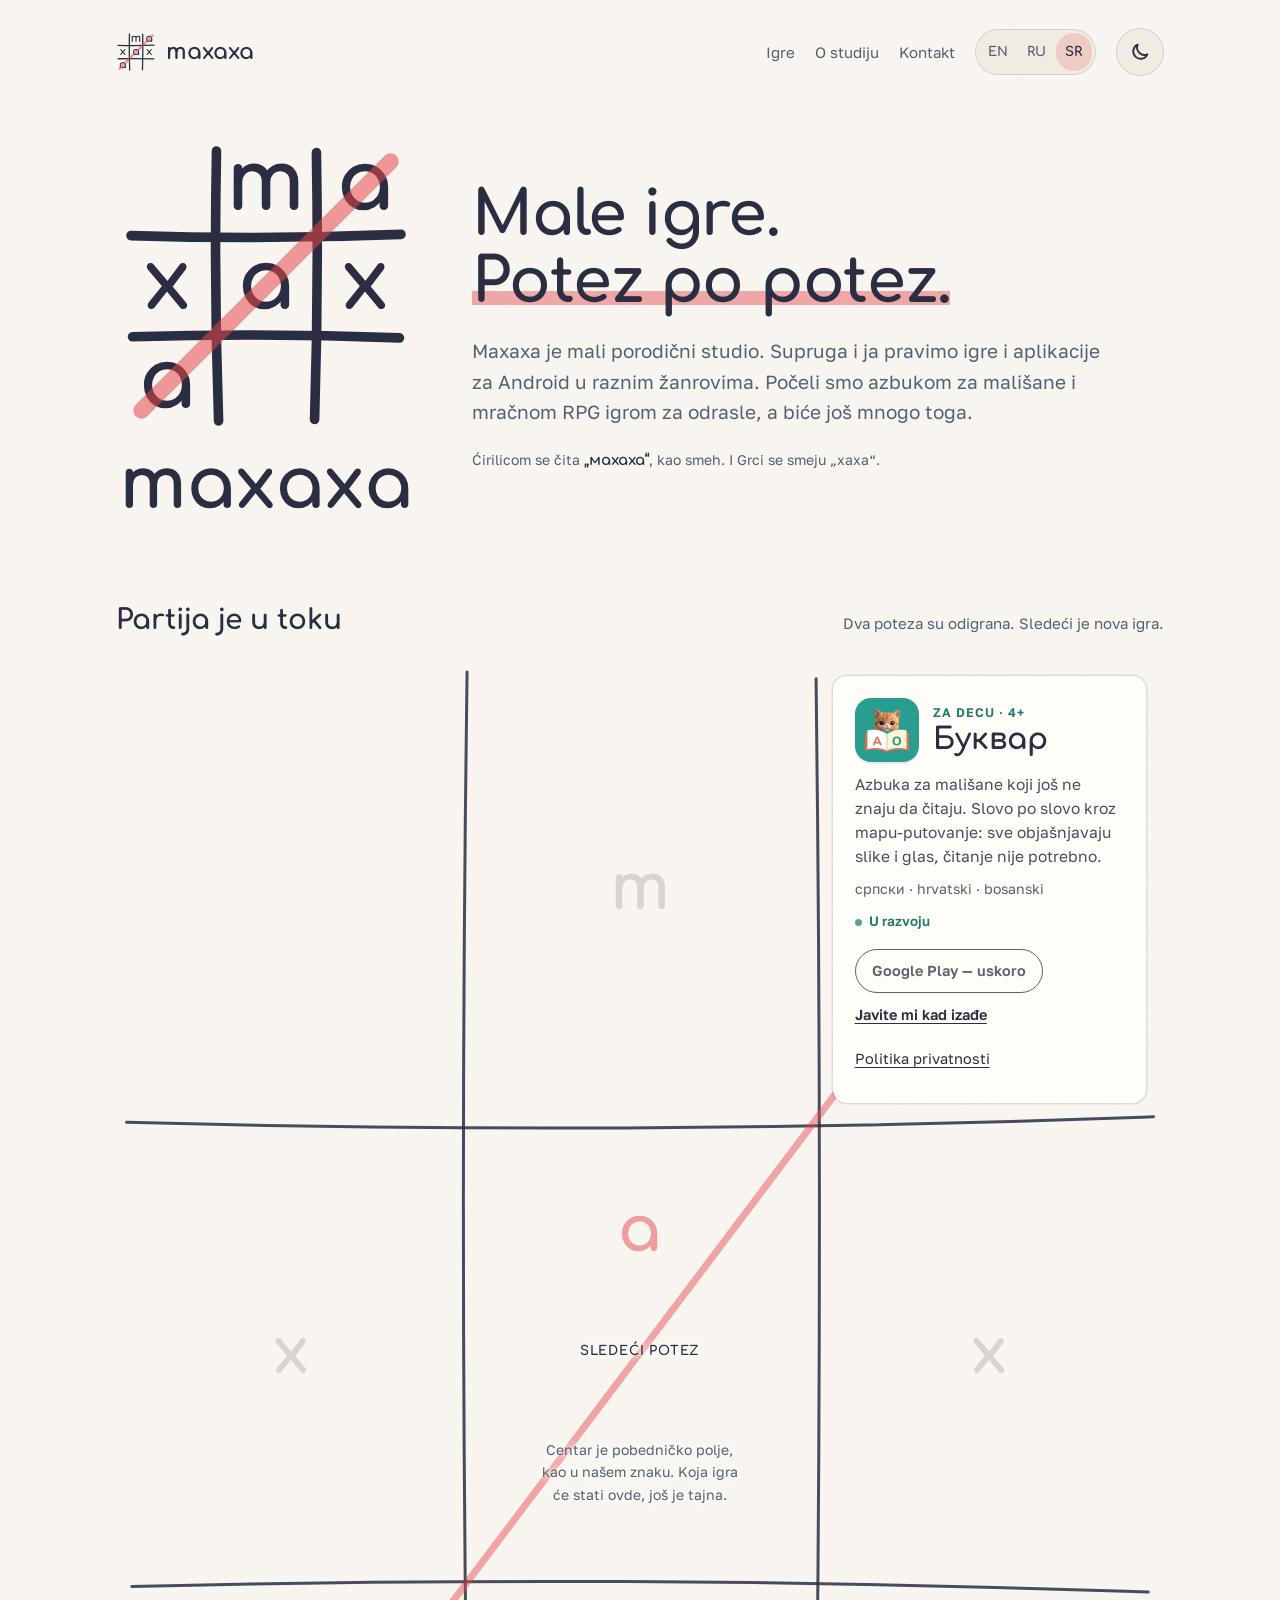
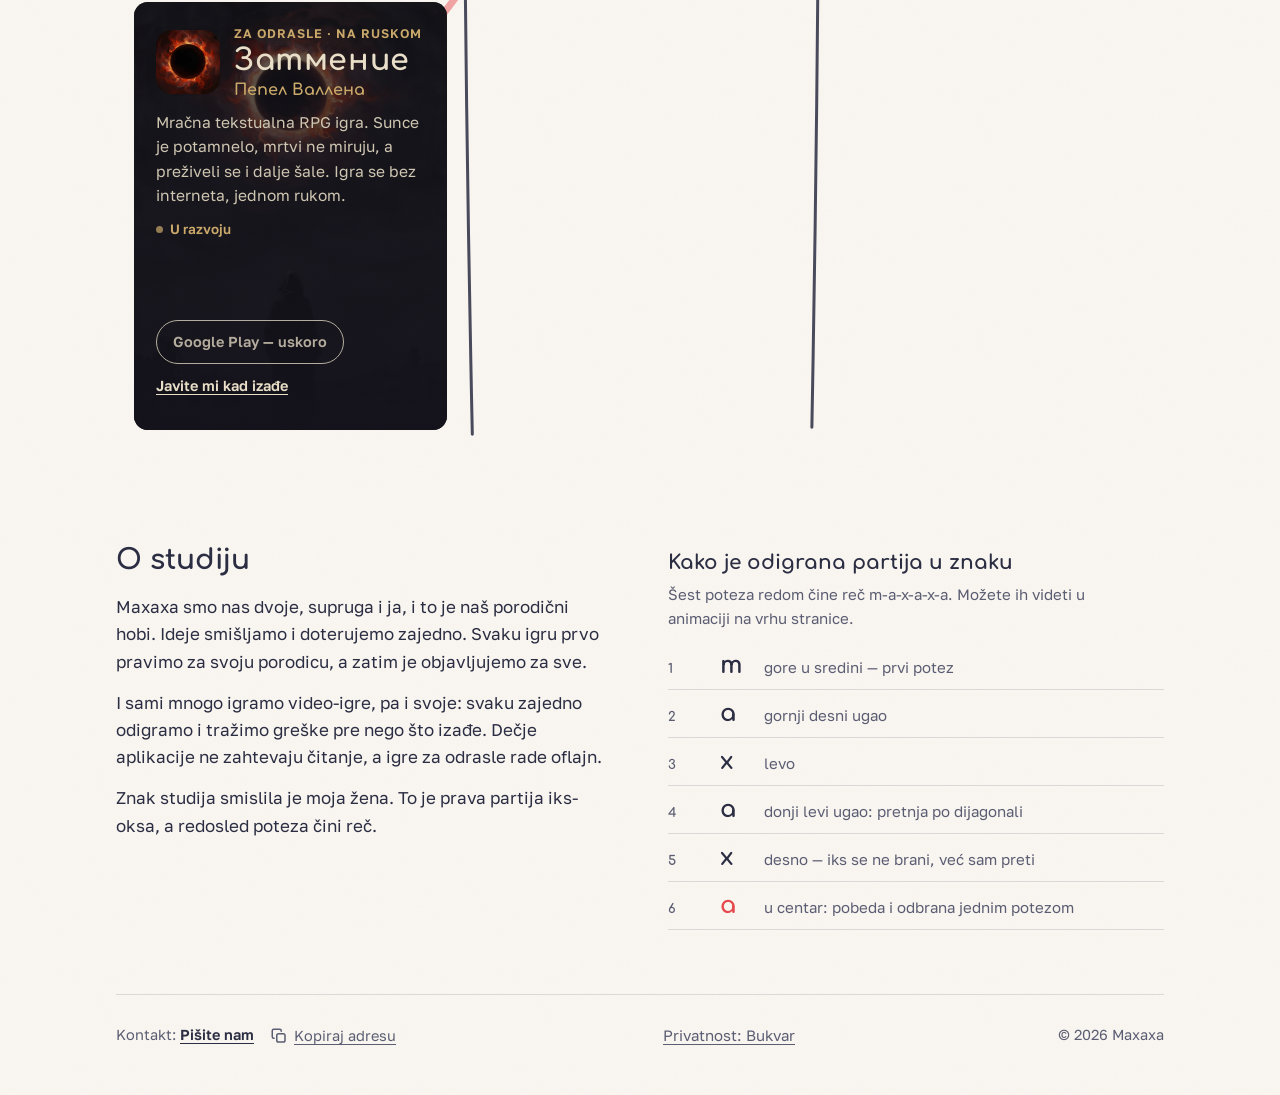
<file: sr/index.html>
<!doctype html>
<html lang="sr">
<head>
<meta charset="utf-8">
<meta name="viewport" content="width=device-width, initial-scale=1, viewport-fit=cover">
<title>Maxaxa — male igre za decu i odrasle</title>
<meta name="description" content="Maxaxa je mali porodični studio: supruga i ja pravimo Android aplikacije i igre za decu i odrasle.">
<link rel="canonical" href="https://maxaxa.app/sr/">
<link rel="alternate" hreflang="en" href="https://maxaxa.app/">
<link rel="alternate" hreflang="ru" href="https://maxaxa.app/ru/">
<link rel="alternate" hreflang="sr" href="https://maxaxa.app/sr/">
<link rel="alternate" hreflang="x-default" href="https://maxaxa.app/">
<meta property="og:type" content="website">
<meta property="og:site_name" content="Maxaxa">
<meta property="og:title" content="Maxaxa — male igre za decu i odrasle">
<meta property="og:description" content="Maxaxa je mali porodični studio: supruga i ja pravimo Android aplikacije i igre za decu i odrasle.">
<meta property="og:url" content="https://maxaxa.app/sr/">
<meta property="og:image" content="https://maxaxa.app/assets/og-sr.png">
<meta property="og:image:width" content="1200">
<meta property="og:image:height" content="630">
<meta property="og:locale" content="sr_RS">
<meta name="twitter:card" content="summary_large_image">
<meta name="theme-color" content="#FAF7F2" media="(prefers-color-scheme: light)">
<meta name="theme-color" content="#1A1720" media="(prefers-color-scheme: dark)">
<link rel="icon" href="/favicon.ico" sizes="any">
<link rel="icon" href="/favicon.svg" type="image/svg+xml">
<link rel="apple-touch-icon" href="/apple-touch-icon.png">
<script>document.documentElement.classList.add('js');try{var t=localStorage.getItem('mx-theme');if(t)document.documentElement.setAttribute('data-theme',t)}catch(e){}</script>
<link rel="stylesheet" href="/assets/fonts/fonts.css">
<link rel="stylesheet" href="/assets/site.css">
</head>
<body>
<div class="wrap">
  <header>
    <a class="brand" href="/sr/" aria-label="Maxaxa, početna strana">
      <img class="lt" src="/assets/img/mark-light-transparent.svg" alt="">
      <img class="dk" src="/assets/img/mark-dark-transparent.svg" alt="">
      maxaxa
    </a>
    <nav>
      <a class="navlink" href="/sr/#games">Igre</a>
      <a class="navlink" href="/sr/#about">O studiju</a>
      <a class="navlink" href="#contact">Kontakt</a>
      <span class="langs-nav"><a href="/" hreflang="en" lang="en">EN</a><a href="/ru/" hreflang="ru" lang="ru">RU</a><a href="/sr/" hreflang="sr" lang="sr" aria-current="page">SR</a></span>
      <button class="toggle" id="theme" type="button" aria-label="Promeni temu" title="Promeni temu">
        <svg class="moon" viewBox="0 0 24 24" width="22" height="22" aria-hidden="true"><path d="M20 14.5A8 8 0 0 1 9.5 4a8 8 0 1 0 10.5 10.5Z" fill="none" stroke="currentColor" stroke-width="2" stroke-linejoin="round"/></svg>
        <svg class="sun" viewBox="0 0 24 24" width="22" height="22" aria-hidden="true" hidden><circle cx="12" cy="12" r="4.2" fill="none" stroke="currentColor" stroke-width="2"/><path d="M12 2.5v2.2M12 19.3v2.2M2.5 12h2.2M19.3 12h2.2M5.3 5.3l1.6 1.6M17.1 17.1l1.6 1.6M5.3 18.7l1.6-1.6M17.1 6.9l1.6-1.6" stroke="currentColor" stroke-width="2" stroke-linecap="round"/></svg>
      </button>
    </nav>
  </header>
  <section class="hero" id="top">
    <svg class="lockup" viewBox="0 0 100 132" role="img" aria-label="Znak Maxaxa: partija iks-oksa">
      <g class="g" fill="none" stroke-width="3.2" stroke-linecap="round"><path pathLength="1" d="M33.5 5Q32.6 50 34.2 95"/><path pathLength="1" d="M66.8 5.5Q67.6 50 66.2 94.5"/><path pathLength="1" d="M5 33.2Q50 34.6 95 32.8"/><path pathLength="1" d="M5.5 66.9Q50 65.6 94.5 67.3"/></g>
      <g class="l"><path d="M59.34 24.69Q58.72 24.69 58.32 24.28Q57.91 23.87 57.91 23.26V15.25Q57.910 13.49 57.04 12.63Q56.17 11.78 54.77 11.78Q53.32 11.78 52.38 12.79Q51.44 13.79 51.44 15.36H49.12Q49.12 13.54 49.9 12.16Q50.69 10.77 52.1 9.99Q53.51 9.2 55.33 9.2Q56.93 9.2 58.16 9.9Q59.39 10.6 60.08 11.96Q60.77 13.32 60.77 15.25V23.26Q60.77 23.87 60.37 24.28Q59.98 24.69 59.34 24.69ZM40.66 24.69Q40.05 24.69 39.64 24.28Q39.23 23.87 39.23 23.26V10.8Q39.23 10.15 39.64 9.76Q40.05 9.37 40.66 9.37Q41.31 9.37 41.7 9.76Q42.09 10.15 42.09 10.8V23.26Q42.09 23.87 41.7 24.28Q41.31 24.69 40.66 24.69ZM50.01 24.69Q49.4 24.69 48.99 24.28Q48.59 23.87 48.59 23.26V15.25Q48.59 13.49 47.72 12.63Q46.85 11.78 45.45 11.78Q43.99 11.78 43.04 12.79Q42.09 13.790 42.09 15.36H40.33Q40.33 13.54 41.05 12.16Q41.78 10.77 43.07 9.99Q44.36 9.2 46.01 9.2Q47.61 9.2 48.84 9.9Q50.07 10.6 50.76 11.96Q51.44 13.32 51.44 15.25V23.26Q51.44 23.87 51.05 24.28Q50.66 24.69 50.01 24.69Z"/><path d="M82.45 24.77Q80.41 24.77 78.79 23.75Q77.17 22.74 76.23 20.98Q75.29 19.23 75.29 17.02Q75.29 14.79 76.31 13.03Q77.33 11.27 79.08 10.25Q80.82 9.23 83.01 9.23Q85.2 9.23 86.94 10.25Q88.67 11.27 89.69 13.04Q90.71 14.8 90.71 17.01H89.62Q89.62 19.21 88.68 20.97Q87.74 22.72 86.12 23.75Q84.51 24.77 82.45 24.77ZM83.01 22.25Q84.44 22.25 85.56 21.56Q86.68 20.88 87.33 19.68Q87.97 18.49 87.97 17.01Q87.97 15.5 87.33 14.31Q86.68 13.12 85.56 12.44Q84.44 11.75 83.02 11.75Q81.61 11.75 80.48 12.44Q79.35 13.12 78.69 14.31Q78.03 15.49 78.03 17.01Q78.03 18.5 78.69 19.69Q79.35 20.88 80.48 21.56Q81.61 22.25 83.01 22.25ZM89.29 24.69Q88.67 24.69 88.26 24.28Q87.86 23.87 87.86 23.26V18.97L88.39 16.01L90.71 17.01V23.26Q90.71 23.87 90.31 24.28Q89.91 24.69 89.29 24.69Z"/><path d="M22.45 57.66Q22.17 57.66 21.92 57.57Q21.67 57.49 21.45 57.21L16.55 51.33L15.54 50.32L10.67 44.55Q10.3 44.11 10.27 43.59Q10.25 43.07 10.55 42.71Q10.86 42.34 11.48 42.34Q12.15 42.34 12.54 42.82L17.33 48.53L18.06 49.2L23.32 55.5Q23.74 56.01 23.73 56.5Q23.71 56.99 23.36 57.32Q23.01 57.66 22.45 57.66ZM11.76 57.66Q11.2 57.66 10.88 57.31Q10.55 56.96 10.55 56.45Q10.55 55.95 10.95 55.45L15.71 49.48L17.22 51.61L12.77 57.21Q12.35 57.66 11.76 57.66ZM18.67 50.46 16.74 48.81 21.25 42.82Q21.47 42.54 21.73 42.44Q21.98 42.34 22.29 42.34Q22.9 42.34 23.21 42.72Q23.52 43.1 23.5 43.63Q23.49 44.16 23.1 44.67Z"/><path d="M49.45 57.77Q47.41 57.77 45.79 56.75Q44.17 55.74 43.23 53.98Q42.29 52.23 42.29 50.02Q42.29 47.79 43.31 46.03Q44.33 44.27 46.08 43.25Q47.82 42.23 50.01 42.23Q52.2 42.23 53.94 43.25Q55.67 44.27 56.69 46.04Q57.71 47.8 57.71 50.01H56.62Q56.62 52.21 55.68 53.97Q54.74 55.72 53.12 56.75Q51.51 57.77 49.45 57.77ZM50.01 55.25Q51.44 55.25 52.56 54.56Q53.68 53.88 54.33 52.68Q54.97 51.49 54.97 50.01Q54.97 48.5 54.33 47.31Q53.68 46.12 52.56 45.44Q51.44 44.75 50.02 44.75Q48.61 44.75 47.48 45.44Q46.35 46.12 45.69 47.31Q45.03 48.49 45.03 50.01Q45.03 51.5 45.69 52.69Q46.35 53.88 47.48 54.56Q48.61 55.25 50.01 55.25ZM56.29 57.69Q55.67 57.69 55.26 57.28Q54.86 56.87 54.86 56.26V51.97L55.39 49.01L57.71 50.01V56.26Q57.71 56.87 57.31 57.28Q56.91 57.69 56.29 57.69Z"/><path d="M88.45 57.66Q88.17 57.66 87.92 57.57Q87.67 57.49 87.45 57.21L82.55 51.33L81.54 50.32L76.67 44.55Q76.3 44.11 76.27 43.59Q76.25 43.07 76.55 42.71Q76.86 42.34 77.48 42.34Q78.15 42.34 78.54 42.82L83.33 48.53L84.06 49.2L89.32 55.5Q89.74 56.01 89.73 56.5Q89.71 56.99 89.36 57.32Q89.01 57.66 88.45 57.66ZM77.76 57.66Q77.2 57.66 76.88 57.31Q76.55 56.96 76.55 56.45Q76.55 55.95 76.95 55.45L81.71 49.48L83.22 51.61L78.77 57.21Q78.35 57.66 77.76 57.66ZM84.67 50.46 82.74 48.81 87.25 42.82Q87.47 42.54 87.73 42.44Q87.98 42.34 88.29 42.34Q88.9 42.34 89.21 42.72Q89.52 43.1 89.5 43.63Q89.49 44.16 89.1 44.67Z"/><path d="M16.45 90.77Q14.41 90.77 12.79 89.75Q11.17 88.74 10.23 86.98Q9.29 85.23 9.29 83.02Q9.29 80.79 10.31 79.03Q11.33 77.27 13.08 76.25Q14.82 75.23 17.01 75.23Q19.2 75.23 20.94 76.25Q22.67 77.27 23.69 79.04Q24.71 80.8 24.71 83.01H23.62Q23.62 85.21 22.68 86.97Q21.74 88.72 20.12 89.75Q18.51 90.77 16.45 90.77ZM17.01 88.25Q18.44 88.25 19.56 87.56Q20.68 86.88 21.33 85.68Q21.970 84.49 21.97 83.01Q21.97 81.5 21.33 80.31Q20.68 79.12 19.56 78.44Q18.44 77.75 17.02 77.75Q15.61 77.75 14.48 78.44Q13.35 79.12 12.69 80.31Q12.03 81.49 12.03 83.01Q12.03 84.5 12.69 85.69Q13.35 86.88 14.48 87.56Q15.61 88.25 17.01 88.25ZM23.29 90.69Q22.67 90.69 22.26 90.28Q21.86 89.87 21.86 89.26V84.97L22.39 82.01L24.71 83.01V89.26Q24.71 89.87 24.31 90.28Q23.91 90.69 23.29 90.69Z"/></g>
      <path class="win" pathLength="1" d="M91.5 8.5Q50.8 49.2 8.5 91.5" fill="none" stroke-width="5.5" stroke-linecap="round"/>
      <g class="w"><path d="M20.47 124.02Q19.94 124.02 19.59 123.68Q19.24 123.33 19.24 122.8V115.94Q19.24 114.42 18.5 113.69Q17.76 112.96 16.56 112.96Q15.31 112.96 14.5 113.82Q13.7 114.69 13.7 116.03H11.71Q11.71 114.47 12.38 113.28Q13.05 112.1 14.26 111.42Q15.48 110.75 17.04 110.75Q18.4 110.75 19.46 111.35Q20.52 111.95 21.1 113.12Q21.69 114.28 21.69 115.94V122.8Q21.69 123.33 21.36 123.68Q21.02 124.02 20.47 124.02ZM4.46 124.02Q3.93 124.02 3.58 123.68Q3.24 123.33 3.24 122.8V112.12Q3.24 111.57 3.58 111.23Q3.93 110.9 4.46 110.9Q5.01 110.9 5.35 111.23Q5.68 111.57 5.68 112.12V122.8Q5.68 123.33 5.35 123.68Q5.01 124.02 4.46 124.02ZM12.48 124.02Q11.95 124.02 11.6 123.68Q11.25 123.33 11.25 122.8V115.94Q11.25 114.42 10.51 113.69Q9.76 112.96 8.56 112.96Q7.32 112.96 6.5 113.82Q5.68 114.69 5.68 116.03H4.17Q4.17 114.47 4.8 113.28Q5.42 112.1 6.52 111.42Q7.63 110.75 9.04 110.75Q10.41 110.75 11.47 111.35Q12.52 111.95 13.11 113.12Q13.7 114.28 13.7 115.94V122.8Q13.7 123.33 13.36 123.68Q13.03 124.02 12.48 124.02Z"/><path d="M31.22 124.1Q29.47 124.1 28.08 123.22Q26.69 122.35 25.88 120.85Q25.08 119.34 25.08 117.45Q25.08 115.54 25.95 114.03Q26.83 112.53 28.33 111.65Q29.82 110.78 31.7 110.78Q33.58 110.78 35.06 111.65Q36.55 112.53 37.42 114.04Q38.3 115.55 38.3 117.45H37.36Q37.36 119.33 36.56 120.84Q35.75 122.34 34.36 123.22Q32.98 124.1 31.22 124.1ZM31.7 121.94Q32.92 121.94 33.88 121.35Q34.84 120.76 35.4 119.74Q35.95 118.71 35.95 117.44Q35.95 116.15 35.4 115.13Q34.84 114.11 33.88 113.52Q32.93 112.94 31.7 112.94Q30.5 112.94 29.53 113.52Q28.56 114.11 27.99 115.13Q27.43 116.15 27.43 117.44Q27.43 118.72 27.99 119.74Q28.56 120.76 29.53 121.35Q30.5 121.94 31.7 121.94ZM37.08 124.02Q36.55 124.02 36.2 123.68Q35.85 123.33 35.85 122.8V119.13L36.31 116.58L38.3 117.45V122.8Q38.3 123.33 37.96 123.68Q37.61 124.02 37.08 124.02Z"/><path d="M51.16 124Q50.92 124 50.71 123.93Q50.49 123.86 50.3 123.62L46.1 118.58L45.24 117.71L41.06 112.77Q40.75 112.38 40.72 111.94Q40.7 111.5 40.96 111.18Q41.23 110.87 41.76 110.87Q42.33 110.87 42.67 111.28L46.77 116.18L47.4 116.75L51.91 122.15Q52.27 122.58 52.26 123Q52.24 123.42 51.94 123.71Q51.64 124 51.16 124ZM42 124Q41.52 124 41.24 123.7Q40.96 123.4 40.96 122.97Q40.96 122.54 41.3 122.1L45.38 116.99L46.68 118.82L42.86 123.62Q42.5 124 42 124ZM47.92 117.83 46.27 116.42 50.13 111.28Q50.32 111.04 50.54 110.96Q50.76 110.87 51.02 110.87Q51.55 110.87 51.81 111.2Q52.08 111.52 52.06 111.98Q52.05 112.43 51.72 112.86Z"/><path d="M60.79 124.1Q59.04 124.1 57.65 123.22Q56.26 122.35 55.45 120.85Q54.64 119.34 54.64 117.45Q54.64 115.54 55.52 114.03Q56.4 112.53 57.89 111.65Q59.39 110.78 61.27 110.78Q63.15 110.78 64.63 111.65Q66.12 112.53 66.99 114.04Q67.87 115.55 67.87 117.45H66.93Q66.93 119.33 66.12 120.84Q65.32 122.34 63.93 123.22Q62.55 124.1 60.79 124.1ZM61.27 121.94Q62.49 121.94 63.45 121.35Q64.41 120.76 64.96 119.74Q65.52 118.71 65.52 117.44Q65.52 116.15 64.96 115.13Q64.41 114.11 63.45 113.52Q62.49 112.94 61.27 112.94Q60.07 112.94 59.1 113.52Q58.12 114.11 57.56 115.13Q57 116.15 57 117.44Q57 118.72 57.56 119.74Q58.12 120.76 59.09 121.35Q60.07 121.94 61.27 121.94ZM66.65 124.02Q66.12 124.02 65.77 123.68Q65.42 123.33 65.42 122.8V119.13L65.88 116.58L67.87 117.45V122.8Q67.87 123.33 67.52 123.68Q67.18 124.02 66.65 124.02Z"/><path d="M80.73 124Q80.49 124 80.28 123.93Q80.06 123.86 79.87 123.62L75.67 118.58L74.8 117.71L70.63 112.77Q70.32 112.38 70.29 111.94Q70.27 111.5 70.53 111.18Q70.8 110.87 71.32 110.87Q71.9 110.87 72.24 111.28L76.34 116.18L76.96 116.75L81.48 122.15Q81.84 122.58 81.82 123Q81.81 123.42 81.51 123.71Q81.21 124 80.73 124ZM71.56 124Q71.08 124 70.81 123.7Q70.53 123.4 70.53 122.97Q70.53 122.54 70.87 122.1L74.95 116.99L76.24 118.82L72.43 123.62Q72.07 124 71.56 124ZM77.49 117.83 75.84 116.42 79.7 111.28Q79.89 111.04 80.11 110.96Q80.32 110.87 80.59 110.87Q81.12 110.87 81.38 111.2Q81.64 111.52 81.63 111.98Q81.62 112.43 81.28 112.86Z"/><path d="M90.36 124.1Q88.6 124.1 87.22 123.22Q85.83 122.35 85.02 120.85Q84.21 119.34 84.21 117.45Q84.21 115.54 85.09 114.03Q85.96 112.53 87.46 111.65Q88.96 110.78 90.84 110.78Q92.71 110.78 94.2 111.65Q95.68 112.53 96.56 114.04Q97.44 115.55 97.44 117.45H96.5Q96.5 119.33 95.69 120.84Q94.89 122.34 93.5 123.22Q92.11 124.1 90.36 124.1ZM90.84 121.94Q92.06 121.94 93.02 121.35Q93.98 120.76 94.53 119.74Q95.08 118.71 95.08 117.44Q95.08 116.15 94.53 115.13Q93.98 114.11 93.02 113.52Q92.06 112.94 90.84 112.94Q89.64 112.94 88.66 113.52Q87.69 114.11 87.13 115.13Q86.56 116.15 86.56 117.44Q86.56 118.72 87.13 119.74Q87.69 120.76 88.66 121.35Q89.63 121.94 90.84 121.94ZM96.22 124.02Q95.68 124.02 95.34 123.68Q94.99 123.33 94.99 122.8V119.13L95.44 116.58L97.44 117.45V122.8Q97.44 123.33 97.09 123.68Q96.75 124.02 96.22 124.02Z"/></g>
    </svg>
    <div>
      <h1 class="say">Male igre. <em>Potez po&nbsp;potez.</em></h1>
      <p class="lead">Maxaxa je mali porodični studio. Supruga i ja pravimo igre i aplikacije za Android u raznim žanrovima. Počeli smo azbukom za mališane i mračnom RPG igrom za odrasle, a biće još mnogo toga.</p>
      <p class="reads">Ćirilicom se čita <b>„махаха“</b>, kao smeh. I Grci se smeju „xaxa“.</p>
    </div>
  </section>

  <section id="games">
    <div class="board-h">
      <h2>Partija je u toku</h2>
      <p>Dva poteza su odigrana. Sledeći je nova igra.</p>
    </div>
    <div class="board" id="board">
      <svg class="lines" viewBox="0 0 100 100" preserveAspectRatio="none" aria-hidden="true">
        <path d="M33.5 1Q32.6 50 34.0 99"/><path d="M66.8 1.5Q67.6 50 66.4 98.5"/>
        <path d="M1 33.4Q50 34.4 99 33.0"/><path d="M1.5 66.8Q50 65.9 98.5 67.2"/>
        <path class="win2" pathLength="1" d="M94 6Q50.5 49.5 6 94"/>
      </svg>

      <div class="cell idle"><div class="empty"><span class="ghost">x</span></div></div>
      <div class="cell idle"><div class="empty"><span class="ghost played">m</span></div></div>
      <div class="cell">
        <article class="card kid">
          <div class="top">
            <img class="icon" src="/assets/img/bukvar-icon.webp" alt="Ikonica aplikacije Bukvar: mače iznad otvorene knjige" width="64" height="64">
            <div><div class="eyebrow">Za decu · 4+</div><h3>Буквар</h3></div>
          </div>
          <p>Azbuka za mališane koji još ne znaju da čitaju. Slovo po slovo kroz mapu-putovanje: sve objašnjavaju slike i glas, čitanje nije potrebno.</p>
          <p class="langs">српски · hrvatski · bosanski</p>
          <div class="status">U razvoju</div>
          <div class="links">
            <span class="btn" aria-disabled="true">Google Play — uskoro</span>
            <a class="notify" href="mailto:hornsdron@gmail.com?subject=Bukvar">Javite mi kad izađe</a>
            <a class="pol" href="/privacy/bukvar/">Politika privatnosti</a>
          </div>
        </article>
      </div>

      <div class="cell idle"><div class="empty"><span class="ghost played">x</span></div></div>
      <div class="cell next">
        <div class="empty">
          <span class="ghost">a</span>
          <span class="n">Sledeći potez</span>
          <p>Centar je pobedničko polje, kao u našem znaku. Koja igra će stati ovde, još je tajna.</p>
        </div>
      </div>
      <div class="cell idle"><div class="empty"><span class="ghost played">x</span></div></div>

      <div class="cell">
        <article class="card adult">
          <div class="top">
            <img class="icon" src="/assets/img/eclipse-icon.webp" alt="Ikonica igre „Затмение: Пепел Валлена“: crno sunce u vatrenoj koroni" width="64" height="64">
            <div><div class="eyebrow">Za odrasle · na ruskom</div><h3>Затмение</h3><div class="sub">Пепел Валлена</div></div>
          </div>
          <p>Mračna tekstualna RPG igra. Sunce je potamnelo, mrtvi ne miruju, a preživeli se i dalje šale. Igra se bez interneta, jednom rukom.</p>
          <div class="status">U razvoju</div>
          <div class="links">
            <span class="btn" aria-disabled="true">Google Play — uskoro</span>
            <a class="notify" href="mailto:hornsdron@gmail.com?subject=Eclipse">Javite mi kad izađe</a>
          </div>
        </article>
      </div>
      <div class="cell idle"><div class="empty"><span class="ghost">x</span></div></div>
      <div class="cell idle"><div class="empty"><span class="ghost">a</span></div></div>
    </div>
  </section>

  <section class="about" id="about">
    <div>
      <h2>O studiju</h2>
      <p>Maxaxa smo nas dvoje, supruga i ja, i to je naš porodični hobi. Ideje smišljamo i doterujemo zajedno. Svaku igru prvo pravimo za svoju porodicu, a zatim je objavljujemo za sve.</p>
      <p>I sami mnogo igramo video-igre, pa i svoje: svaku zajedno odigramo i tražimo greške pre nego što izađe. Dečje aplikacije ne zahtevaju čitanje, a igre za odrasle rade oflajn.</p>
      <p>Znak studija smislila je moja žena. To je prava partija iks-oksa, a redosled poteza čini reč.</p>
    </div>
    <div>
      <h3 class="moves-h">Kako je odigrana partija u znaku</h3>
      <p class="moves-p">Šest poteza redom čine reč m-a-x-a-x-a. Možete ih videti u animaciji na vrhu stranice.</p>
      <ol class="moves" aria-label="Kako je odigrana partija u znaku">
        <li><b>m</b><span>gore u sredini — prvi potez</span></li>
        <li><b>a</b><span>gornji desni ugao</span></li>
        <li><b>x</b><span>levo</span></li>
        <li><b>a</b><span>donji levi ugao: pretnja po dijagonali</span></li>
        <li><b>x</b><span>desno — iks se ne brani, već sam preti</span></li>
        <li><b>a</b><span>u centar: pobeda i odbrana jednim potezom</span></li>
      </ol>
    </div>
  </section>

  <footer id="contact">
    <span class="contact">Kontakt: <a class="mail" href="mailto:hornsdron@gmail.com">Pišite nam</a>
      <button type="button" class="copy" id="copy-mail" data-addr="hornsdron@gmail.com" data-done="Kopirano">
        <svg class="i-copy" viewBox="0 0 24 24" width="18" height="18" aria-hidden="true"><rect x="9" y="9" width="11" height="11" rx="2.5" fill="none" stroke="currentColor" stroke-width="2" stroke-linejoin="round"/><path d="M5.5 15H5a2 2 0 0 1-2-2V5a2 2 0 0 1 2-2h8a2 2 0 0 1 2 2v.5" fill="none" stroke="currentColor" stroke-width="2" stroke-linecap="round" stroke-linejoin="round"/></svg>
        <svg class="i-done" viewBox="0 0 24 24" width="18" height="18" aria-hidden="true" hidden><path d="M5 12.5l4.5 4.5L19 7.5" fill="none" stroke="currentColor" stroke-width="2" stroke-linecap="round" stroke-linejoin="round"/></svg>
        <span class="lbl" aria-live="polite">Kopiraj adresu</span></button></span>
    <nav aria-label="Politike privatnosti"><a href="/privacy/bukvar/">Privatnost: Bukvar</a></nav>
    <span>© 2026 Maxaxa</span>
  </footer>
</div>
<script src="/assets/site.js"></script>
</body>
</html>
</file>
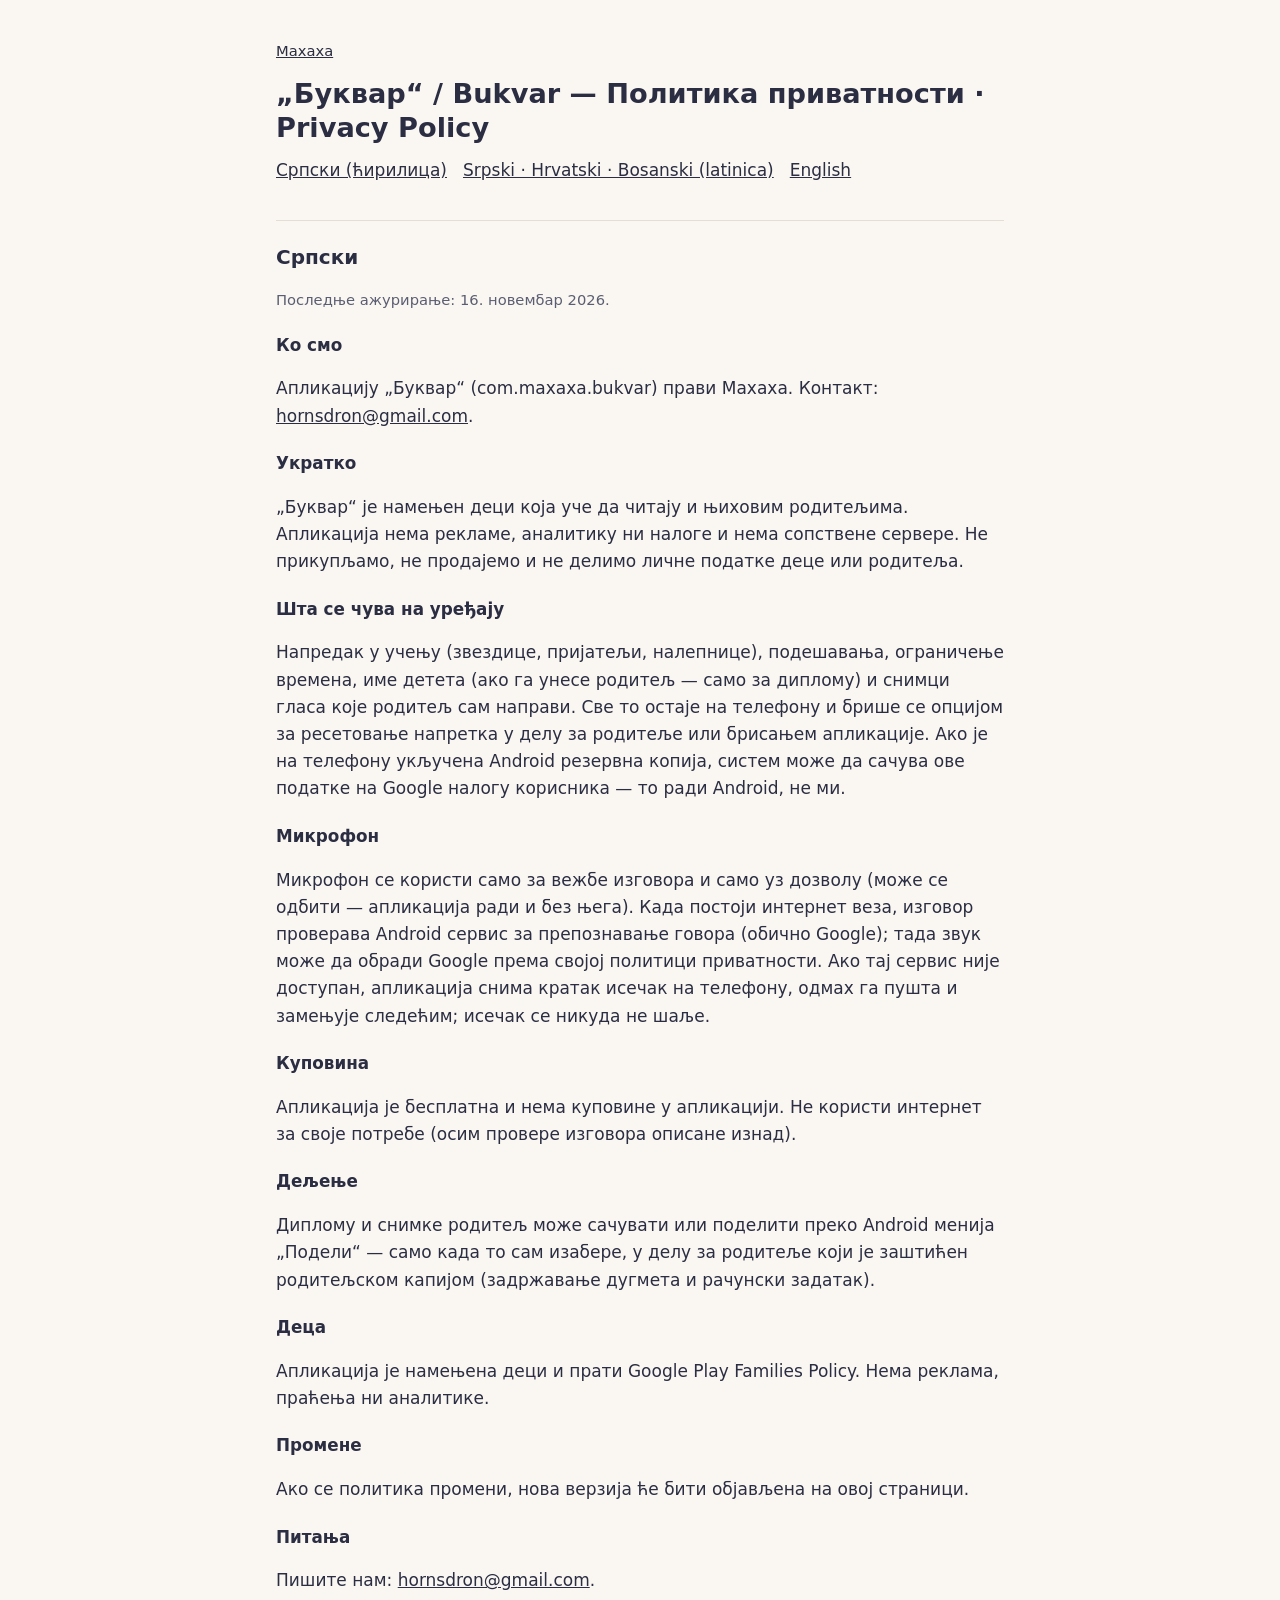
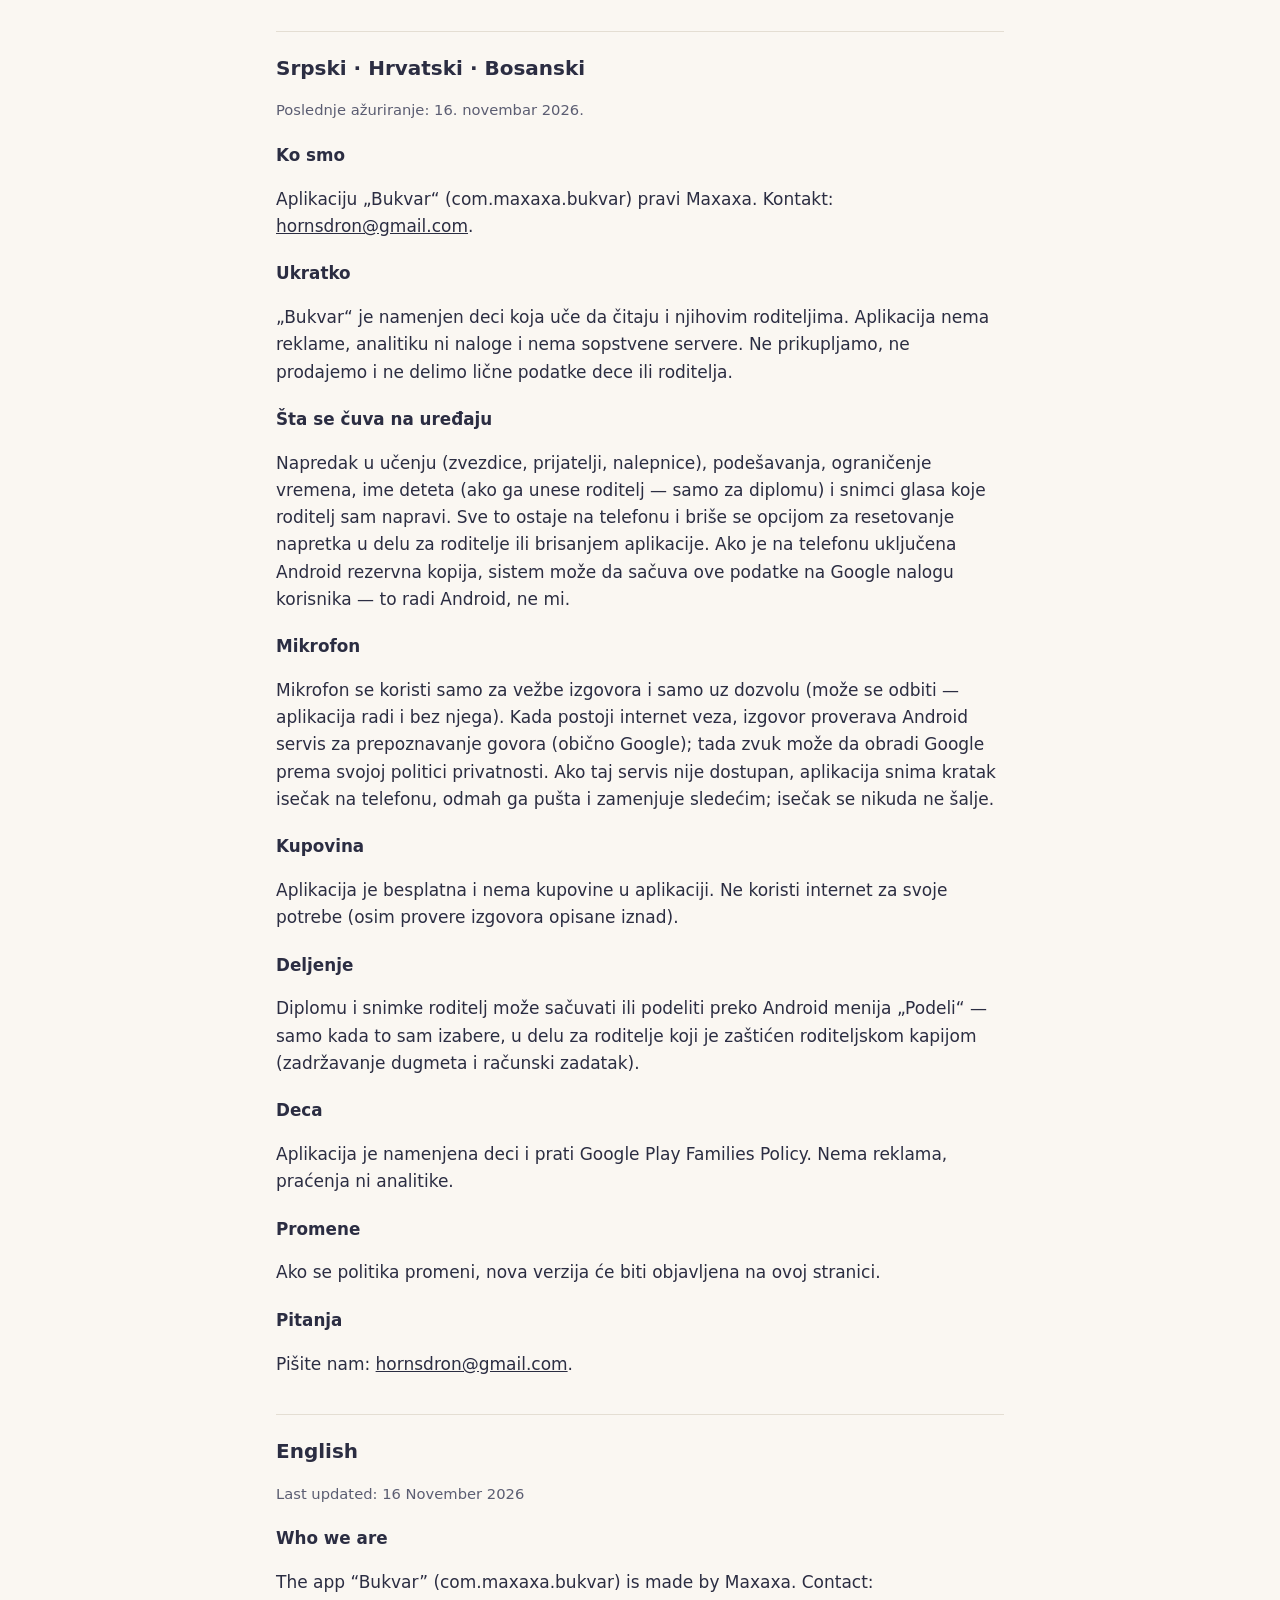
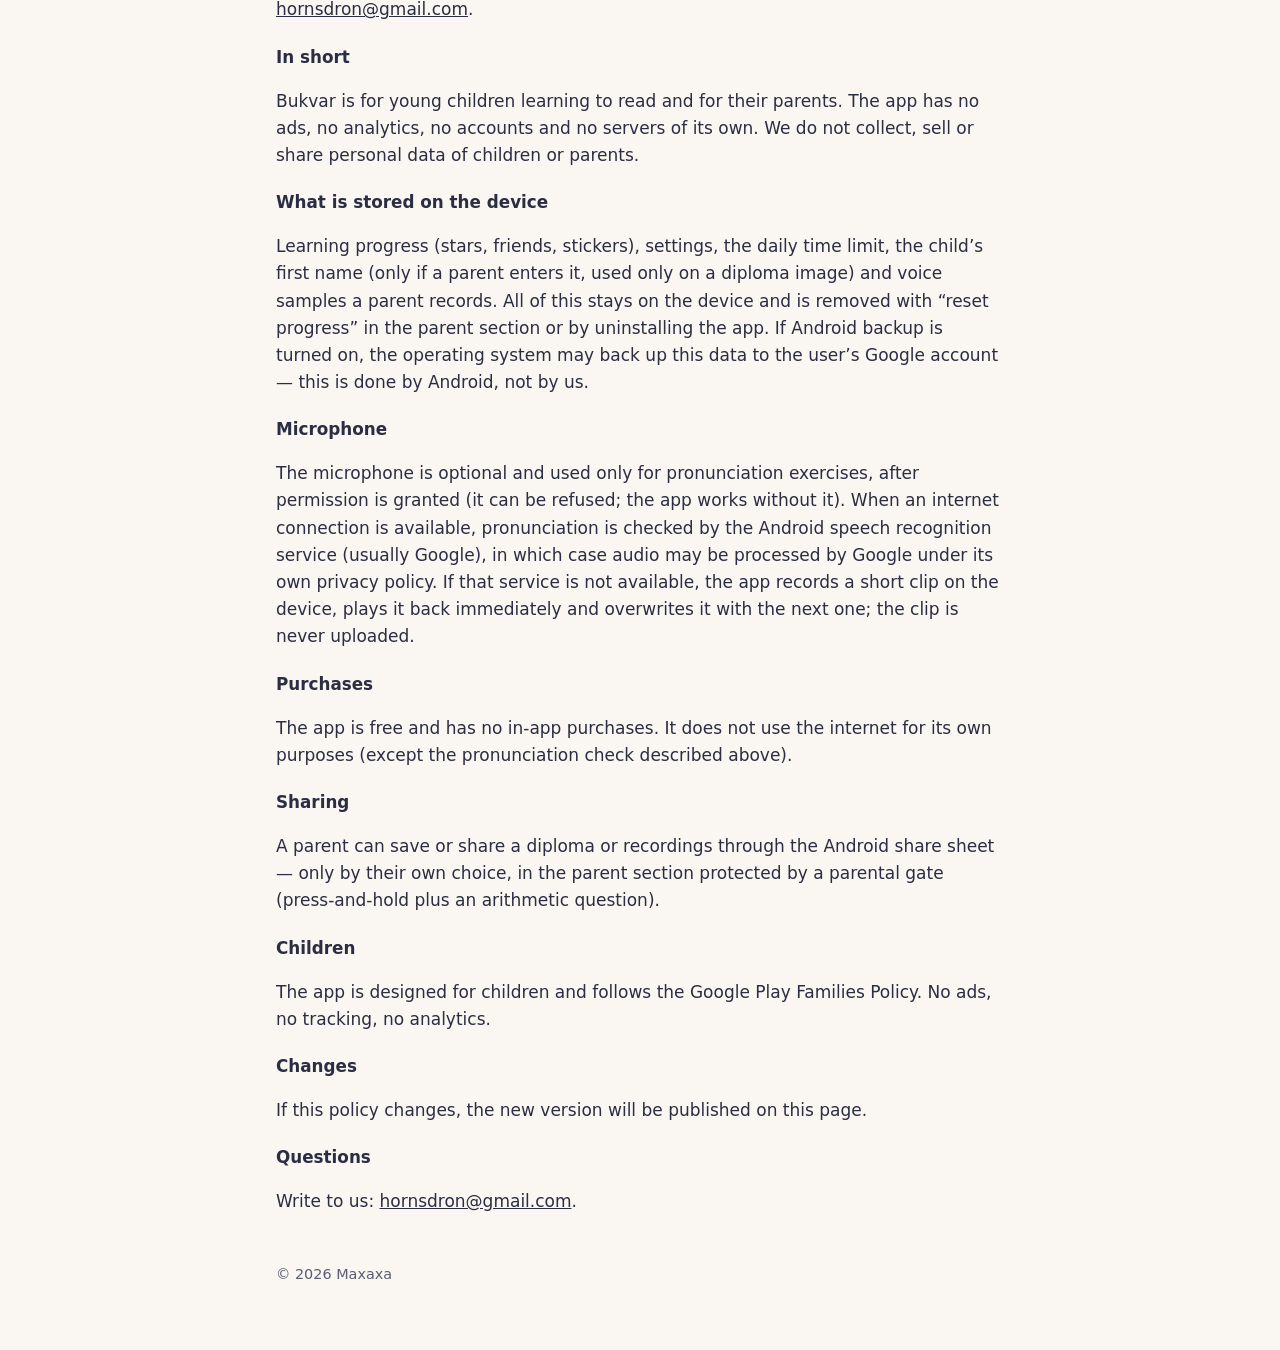
<file: privacy/bukvar/index.html>
<!doctype html>
<html lang="sr">
<head>
<meta charset="utf-8">
<meta name="viewport" content="width=device-width, initial-scale=1">
<title>Bukvar — Privacy Policy</title>
<link rel="stylesheet" href="../../style.css">
</head>
<body>
<main>
<p class="muted"><a href="../../">Maxaxa</a></p>
<h1>„Буквар“ / Bukvar — Политика приватности · Privacy Policy</h1>
<nav class="lang"><a href="#sr">Српски (ћирилица)</a><a href="#lat">Srpski · Hrvatski · Bosanski (latinica)</a><a href="#en">English</a></nav>
<section id="sr"><h2>Српски</h2>
<p class="muted">Последње ажурирање: 16. новембар 2026.</p>
<h3>Ко смо</h3>
<p>Апликацију „Буквар“ (com.maxaxa.bukvar) прави Maxaxa. Контакт: <a href="mailto:hornsdron@gmail.com">hornsdron@gmail.com</a>.</p>
<h3>Укратко</h3>
<p>„Буквар“ је намењен деци која уче да читају и њиховим родитељима. Апликација нема рекламе, аналитику ни налоге и нема сопствене сервере. Не прикупљамо, не продајемо и не делимо личне податке деце или родитеља.</p>
<h3>Шта се чува на уређају</h3>
<p>Напредак у учењу (звездице, пријатељи, налепнице), подешавања, ограничење времена, име детета (ако га унесе родитељ — само за диплому) и снимци гласа које родитељ сам направи. Све то остаје на телефону и брише се опцијом за ресетовање напретка у делу за родитеље или брисањем апликације. Ако је на телефону укључена Android резервна копија, систем може да сачува ове податке на Google налогу корисника — то ради Android, не ми.</p>
<h3>Микрофон</h3>
<p>Микрофон се користи само за вежбе изговора и само уз дозволу (може се одбити — апликација ради и без њега). Када постоји интернет веза, изговор проверава Android сервис за препознавање говора (обично Google); тада звук може да обради Google према својој политици приватности. Ако тај сервис није доступан, апликација снима кратак исечак на телефону, одмах га пушта и замењује следећим; исечак се никуда не шаље.</p>
<h3>Куповина</h3>
<p>Апликација је бесплатна и нема куповине у апликацији. Не користи интернет за своје потребе (осим провере изговора описане изнад).</p>
<h3>Дељење</h3>
<p>Диплому и снимке родитељ може сачувати или поделити преко Android менија „Подели“ — само када то сам изабере, у делу за родитеље који је заштићен родитељском капијом (задржавање дугмета и рачунски задатак).</p>
<h3>Деца</h3>
<p>Апликација је намењена деци и прати Google Play Families Policy. Нема реклама, праћења ни аналитике.</p>
<h3>Промене</h3>
<p>Ако се политика промени, нова верзија ће бити објављена на овој страници.</p>
<h3>Питања</h3>
<p>Пишите нам: <a href="mailto:hornsdron@gmail.com">hornsdron@gmail.com</a>.</p>
</section>
<section id="lat" lang="sh"><h2>Srpski · Hrvatski · Bosanski</h2>
<p class="muted">Poslednje ažuriranje: 16. novembar 2026.</p>
<h3>Ko smo</h3>
<p>Aplikaciju „Bukvar“ (com.maxaxa.bukvar) pravi Maxaxa. Kontakt: <a href="mailto:hornsdron@gmail.com">hornsdron@gmail.com</a>.</p>
<h3>Ukratko</h3>
<p>„Bukvar“ je namenjen deci koja uče da čitaju i njihovim roditeljima. Aplikacija nema reklame, analitiku ni naloge i nema sopstvene servere. Ne prikupljamo, ne prodajemo i ne delimo lične podatke dece ili roditelja.</p>
<h3>Šta se čuva na uređaju</h3>
<p>Napredak u učenju (zvezdice, prijatelji, nalepnice), podešavanja, ograničenje vremena, ime deteta (ako ga unese roditelj — samo za diplomu) i snimci glasa koje roditelj sam napravi. Sve to ostaje na telefonu i briše se opcijom za resetovanje napretka u delu za roditelje ili brisanjem aplikacije. Ako je na telefonu uključena Android rezervna kopija, sistem može da sačuva ove podatke na Google nalogu korisnika — to radi Android, ne mi.</p>
<h3>Mikrofon</h3>
<p>Mikrofon se koristi samo za vežbe izgovora i samo uz dozvolu (može se odbiti — aplikacija radi i bez njega). Kada postoji internet veza, izgovor proverava Android servis za prepoznavanje govora (obično Google); tada zvuk može da obradi Google prema svojoj politici privatnosti. Ako taj servis nije dostupan, aplikacija snima kratak isečak na telefonu, odmah ga pušta i zamenjuje sledećim; isečak se nikuda ne šalje.</p>
<h3>Kupovina</h3>
<p>Aplikacija je besplatna i nema kupovine u aplikaciji. Ne koristi internet za svoje potrebe (osim provere izgovora opisane iznad).</p>
<h3>Deljenje</h3>
<p>Diplomu i snimke roditelj može sačuvati ili podeliti preko Android menija „Podeli“ — samo kada to sam izabere, u delu za roditelje koji je zaštićen roditeljskom kapijom (zadržavanje dugmeta i računski zadatak).</p>
<h3>Deca</h3>
<p>Aplikacija je namenjena deci i prati Google Play Families Policy. Nema reklama, praćenja ni analitike.</p>
<h3>Promene</h3>
<p>Ako se politika promeni, nova verzija će biti objavljena na ovoj stranici.</p>
<h3>Pitanja</h3>
<p>Pišite nam: <a href="mailto:hornsdron@gmail.com">hornsdron@gmail.com</a>.</p>
</section>
<section id="en" lang="en"><h2>English</h2>
<p class="muted">Last updated: 16 November 2026</p>
<h3>Who we are</h3>
<p>The app “Bukvar” (com.maxaxa.bukvar) is made by Maxaxa. Contact: <a href="mailto:hornsdron@gmail.com">hornsdron@gmail.com</a>.</p>
<h3>In short</h3>
<p>Bukvar is for young children learning to read and for their parents. The app has no ads, no analytics, no accounts and no servers of its own. We do not collect, sell or share personal data of children or parents.</p>
<h3>What is stored on the device</h3>
<p>Learning progress (stars, friends, stickers), settings, the daily time limit, the child’s first name (only if a parent enters it, used only on a diploma image) and voice samples a parent records. All of this stays on the device and is removed with “reset progress” in the parent section or by uninstalling the app. If Android backup is turned on, the operating system may back up this data to the user’s Google account — this is done by Android, not by us.</p>
<h3>Microphone</h3>
<p>The microphone is optional and used only for pronunciation exercises, after permission is granted (it can be refused; the app works without it). When an internet connection is available, pronunciation is checked by the Android speech recognition service (usually Google), in which case audio may be processed by Google under its own privacy policy. If that service is not available, the app records a short clip on the device, plays it back immediately and overwrites it with the next one; the clip is never uploaded.</p>
<h3>Purchases</h3>
<p>The app is free and has no in-app purchases. It does not use the internet for its own purposes (except the pronunciation check described above).</p>
<h3>Sharing</h3>
<p>A parent can save or share a diploma or recordings through the Android share sheet — only by their own choice, in the parent section protected by a parental gate (press-and-hold plus an arithmetic question).</p>
<h3>Children</h3>
<p>The app is designed for children and follows the Google Play Families Policy. No ads, no tracking, no analytics.</p>
<h3>Changes</h3>
<p>If this policy changes, the new version will be published on this page.</p>
<h3>Questions</h3>
<p>Write to us: <a href="mailto:hornsdron@gmail.com">hornsdron@gmail.com</a>.</p>
</section>
<footer>© 2026 Maxaxa</footer>
</main>
</body>
</html>
</file>
<file: assets/fonts/fonts.css>
/* Шрифты на своём сервере (OFL, см. OFL-*.txt) — без запросов к Google. Переменные woff2, наборы: латиница, латиница-ext (сербский), кириллица. */
@font-face{font-family:'Comfortaa'; font-style:normal; font-weight:500 700; font-display:swap; src:url(/assets/fonts/Comfortaa-cyrillic-ext.woff2) format('woff2'); unicode-range:U+0460-052F, U+1C80-1C8A, U+20B4, U+2DE0-2DFF, U+A640-A69F, U+FE2E-FE2F} /* cyrillic-ext */
@font-face{font-family:'Comfortaa'; font-style:normal; font-weight:500 700; font-display:swap; src:url(/assets/fonts/Comfortaa-cyrillic.woff2) format('woff2'); unicode-range:U+0301, U+0400-045F, U+0490-0491, U+04B0-04B1, U+2116} /* cyrillic */
@font-face{font-family:'Comfortaa'; font-style:normal; font-weight:500 700; font-display:swap; src:url(/assets/fonts/Comfortaa-latin-ext.woff2) format('woff2'); unicode-range:U+0100-02BA, U+02BD-02C5, U+02C7-02CC, U+02CE-02D7, U+02DD-02FF, U+0304, U+0308, U+0329, U+1D00-1DBF, U+1E00-1E9F, U+1EF2-1EFF, U+2020, U+20A0-20AB, U+20AD-20C4, U+2113, U+2C60-2C7F, U+A720-A7FF} /* latin-ext */
@font-face{font-family:'Comfortaa'; font-style:normal; font-weight:500 700; font-display:swap; src:url(/assets/fonts/Comfortaa-latin.woff2) format('woff2'); unicode-range:U+0000-00FF, U+0131, U+0152-0153, U+02BB-02BC, U+02C6, U+02DA, U+02DC, U+0304, U+0308, U+0329, U+2000-206F, U+20AC, U+2122, U+2191, U+2193, U+2212, U+2215, U+FEFF, U+FFFD} /* latin */
@font-face{font-family:'Golos Text'; font-style:normal; font-weight:400 600; font-display:swap; src:url(/assets/fonts/GolosText-cyrillic-ext.woff2) format('woff2'); unicode-range:U+0460-052F, U+1C80-1C8A, U+20B4, U+2DE0-2DFF, U+A640-A69F, U+FE2E-FE2F} /* cyrillic-ext */
@font-face{font-family:'Golos Text'; font-style:normal; font-weight:400 600; font-display:swap; src:url(/assets/fonts/GolosText-cyrillic.woff2) format('woff2'); unicode-range:U+0301, U+0400-045F, U+0490-0491, U+04B0-04B1, U+2116} /* cyrillic */
@font-face{font-family:'Golos Text'; font-style:normal; font-weight:400 600; font-display:swap; src:url(/assets/fonts/GolosText-latin-ext.woff2) format('woff2'); unicode-range:U+0100-02BA, U+02BD-02C5, U+02C7-02CC, U+02CE-02D7, U+02DD-02FF, U+0304, U+0308, U+0329, U+1D00-1DBF, U+1E00-1E9F, U+1EF2-1EFF, U+2020, U+20A0-20AB, U+20AD-20C4, U+2113, U+2C60-2C7F, U+A720-A7FF} /* latin-ext */
@font-face{font-family:'Golos Text'; font-style:normal; font-weight:400 600; font-display:swap; src:url(/assets/fonts/GolosText-latin.woff2) format('woff2'); unicode-range:U+0000-00FF, U+0131, U+0152-0153, U+02BB-02BC, U+02C6, U+02DA, U+02DC, U+0304, U+0308, U+0329, U+2000-206F, U+20AC, U+2122, U+2191, U+2193, U+2212, U+2215, U+FEFF, U+FFFD} /* latin */
</file>
<file: assets/site.css>
/* Layout: страница — партия в крестики-нолики. Знак рисуется ходами, портфолио — доска 3×3, линия победы ведёт к следующей игре. */
:root{
  --paper:#FAF7F2; --paper-2:#F1ECE3; --ink:#2B2D42; --ink-soft:#5B5D72;
  --grid:#2B2D42; --win:#E5484D; --rule:rgba(43,45,66,.14);
  --night:#1A1720; --night-2:#24202C; --bone:#E9DFC9; --gold:#8C7A55; --wine:#C24152;
  --display:"Comfortaa", "Trebuchet MS", system-ui, sans-serif;
  --text:"Golos Text", "Segoe UI", system-ui, sans-serif;
  --bg:var(--paper); --fg:var(--ink); --fg-soft:var(--ink-soft); --line:var(--grid); --accent:var(--win);
  --empty-bg:transparent; --toggle-bg:var(--paper-2); --ghost-played:.16;
  /* светлый лист студии (палитра брендбука) — на ночи приглушается до кости */
  --sheet:#FFFDF8; --sheet-ink:var(--ink); --sheet-text:#4A4C60; --sheet-soft:var(--ink-soft);
  --sheet-edge:0 0 0 1.5px rgba(43,45,66,.12);
  /* цвета игр — не студии: «Буквар» (бирюза), «Затмение» (ночь, золото, пепел) */
  --bukvar:#1F7A6F;
  --eclipse-bg:#14121A; --eclipse-gold:#C9A86A; --eclipse-text:#CFC6B2; --eclipse-edge:none;
}
@media (prefers-color-scheme: dark){:root:not([data-theme="light"]){
  --bg:var(--night); --fg:var(--bone); --fg-soft:#B4AA97; --line:var(--gold); --accent:var(--wine);
  --rule:rgba(233,223,201,.22); --toggle-bg:var(--night-2); --ghost-played:.28;
  --sheet:#E6DCC4; --sheet-text:#34364D; --sheet-soft:#4A4C60;
  --sheet-edge:0 0 0 1.5px rgba(233,223,201,.35),0 12px 40px rgba(233,223,201,.08);
  --bukvar:#17665C; --eclipse-edge:0 0 0 1.5px rgba(201,168,106,.35); color-scheme:dark }}
:root[data-theme="dark"]{
  --bg:var(--night); --fg:var(--bone); --fg-soft:#B4AA97; --line:var(--gold); --accent:var(--wine);
  --rule:rgba(233,223,201,.22); --toggle-bg:var(--night-2); --ghost-played:.28;
  --sheet:#E6DCC4; --sheet-text:#34364D; --sheet-soft:#4A4C60;
  --sheet-edge:0 0 0 1.5px rgba(233,223,201,.35),0 12px 40px rgba(233,223,201,.08);
  --bukvar:#17665C; --eclipse-edge:0 0 0 1.5px rgba(201,168,106,.35); color-scheme:dark }

*{box-sizing:border-box}
body{background:var(--bg); color:var(--fg); font:400 17px/1.6 var(--text); transition:background .4s,color .4s;
  background-image:url("data:image/svg+xml,%3Csvg xmlns='http://www.w3.org/2000/svg' width='220' height='220'%3E%3Cfilter id='n'%3E%3CfeTurbulence type='fractalNoise' baseFrequency='.9' numOctaves='2' stitchTiles='stitch'/%3E%3CfeColorMatrix values='0 0 0 0 .5  0 0 0 0 .45  0 0 0 0 .4  0 0 0 .05 0'/%3E%3C/filter%3E%3Crect width='100%25' height='100%25' filter='url(%23n)'/%3E%3C/svg%3E")}
.wrap{max-width:1080px; margin:0 auto; padding-left:max(16px,env(safe-area-inset-left,0px)); padding-right:max(16px,env(safe-area-inset-right,0px))}
a{color:inherit}
:focus-visible{outline:2px solid var(--accent); outline-offset:3px; border-radius:4px}

/* шапка */
header{padding-block:20px; display:flex; align-items:center; justify-content:space-between; gap:16px}
.brand{display:flex; align-items:center; gap:10px; text-decoration:none; font:700 22px/1 var(--display)}
.brand img{width:40px; height:40px}
.brand .dk{display:none}
:root[data-theme="dark"] .brand .lt{display:none} :root[data-theme="dark"] .brand .dk{display:block}
@media (prefers-color-scheme: dark){:root:not([data-theme="light"]) .brand .lt{display:none} :root:not([data-theme="light"]) .brand .dk{display:block}}
nav{display:flex; align-items:center; gap:20px; font-size:15px}
nav a{text-decoration:none; color:var(--fg-soft)} nav a:hover{color:var(--fg)}
.toggle{width:48px; height:48px; border-radius:50%; border:1.5px solid var(--rule); background:var(--toggle-bg); color:var(--fg);
  cursor:pointer; font:700 22px/1 var(--display); display:grid; place-items:center}
.toggle span{transform:translateY(-2px)}
@media (max-width:640px){ nav .navlink{display:none} }

/* hero */
.hero{display:grid; grid-template-columns:minmax(0,300px) minmax(0,1fr); gap:56px; align-items:center; padding-block:40px 72px}
.lockup{width:100%; max-width:300px; overflow:visible}
/* пунктир «1 2» и старт 1.06: промежуток длиннее линии, иначе круглый наконечник следующего штриха виден точкой до рисования (как в брендбуке) */
.lockup .g path{stroke:var(--line); stroke-dasharray:1 2; stroke-dashoffset:1.06; animation:draw .45s ease-out forwards}
.lockup .g path:nth-child(2){animation-delay:.08s} .lockup .g path:nth-child(3){animation-delay:.16s} .lockup .g path:nth-child(4){animation-delay:.24s}
.lockup .l path, .lockup .w{fill:var(--fg)}
.lockup .l path{opacity:0; transform-box:fill-box; transform-origin:center; animation:move .22s cubic-bezier(.3,1.6,.6,1) forwards}
.lockup .l path:nth-child(1){animation-delay:.30s} .lockup .l path:nth-child(2){animation-delay:.44s}
.lockup .l path:nth-child(3){animation-delay:.58s} .lockup .l path:nth-child(6){animation-delay:.72s}
.lockup .l path:nth-child(5){animation-delay:.86s} .lockup .l path:nth-child(4){animation-delay:1.0s}
.lockup .win{stroke:var(--accent); stroke-opacity:.55; stroke-dasharray:1 2; stroke-dashoffset:1.06; animation:draw .26s ease-in 1.1s forwards}
.lockup .w{opacity:0; animation:fade .45s ease-out 1.36s forwards}
@keyframes draw{to{stroke-dashoffset:0}}
@keyframes move{from{opacity:0; transform:scale(.6)} to{opacity:1; transform:scale(1)}}
@keyframes fade{to{opacity:1}}
.say{font:700 clamp(34px,6vw,62px)/1.08 var(--display); letter-spacing:-.02em; margin:0 0 20px; text-wrap:balance}
.say em{display:inline-block; font-style:normal; background:linear-gradient(transparent 62%, color-mix(in srgb,var(--accent) 45%,transparent) 62% 84%, transparent 84%)}
.lead{font-size:19px; color:var(--fg-soft); max-width:34em; margin:0}
.reads{margin-top:22px; font-size:14px; color:var(--fg-soft)}
.reads b{font:700 15px var(--display); color:var(--fg)}
@media (max-width:760px){ .hero{grid-template-columns:1fr; gap:24px; padding-block:16px 48px} .lockup{max-width:200px} }

/* доска-портфолио */
.board-h{display:flex; align-items:baseline; justify-content:space-between; gap:16px; flex-wrap:wrap; margin-bottom:20px}
.board-h h2{font:700 28px/1.2 var(--display); margin:0}
.board-h p{margin:0; color:var(--fg-soft); font-size:15px}
.board{position:relative; display:grid; grid-template-columns:repeat(3,minmax(0,1fr)); grid-auto-rows:minmax(240px,1fr)}
.board .lines{position:absolute; inset:0; width:100%; height:100%; pointer-events:none; z-index:0}
.board .lines path{fill:none; stroke:var(--line); stroke-width:3; stroke-linecap:round; vector-effect:non-scaling-stroke; opacity:.85}
.board .lines .win2{stroke:var(--accent); stroke-opacity:.55; stroke-width:7; stroke-dasharray:1 2; stroke-dashoffset:1.06}
.board.seen .lines .win2{animation:drawwin 1.1s ease-in-out .2s forwards}
/* в конце пунктир убирается: на растянутой доске он даёт разрывы линии */
@keyframes drawwin{99%{stroke-dashoffset:0; stroke-dasharray:1 2} 100%{stroke-dashoffset:0; stroke-dasharray:none}}
.cell{position:relative; padding:18px; min-width:0}
.card{height:100%; border-radius:14px; padding:22px; display:flex; flex-direction:column; gap:10px; position:relative; overflow:hidden; z-index:1}
.eyebrow{font-size:12.5px; letter-spacing:.08em; text-transform:uppercase; font-weight:600}
.card h3{font:700 30px/1.1 var(--display); margin:0}
.card p{margin:0; font-size:15.5px; line-height:1.55}
.card .icon{width:64px; height:64px; border-radius:16px; box-shadow:0 2px 0 rgba(0,0,0,.08)}
.card .top{display:flex; gap:14px; align-items:center}
.links{margin-top:auto; display:flex; flex-wrap:wrap; gap:8px 14px; align-items:center; padding-top:6px; font-size:14.5px}
.btn{display:inline-flex; align-items:center; min-height:44px; padding:0 16px; border-radius:22px; font-weight:600; text-decoration:none; border:1.5px solid currentColor}
.btn[aria-disabled="true"]{opacity:.75; cursor:default}
.status{font-size:13.5px; font-weight:600; display:flex; align-items:center; gap:7px; margin-top:2px}
.status::before{content:""; width:7px; height:7px; border-radius:50%; background:currentColor; opacity:.7}
.links a.notify{font-weight:600; text-underline-offset:3px}
.links a.pol{text-underline-offset:3px}

/* светлая клетка — всегда бумага */
.kid{background:var(--sheet); color:var(--sheet-ink); box-shadow:var(--sheet-edge)}
.kid .eyebrow, .kid .status{color:var(--bukvar)} .kid p{color:var(--sheet-text)}
.kid .langs{font-size:14px; color:var(--sheet-soft)}
/* тёмная клетка — всегда ночь, картина маслом */
.adult{background:var(--eclipse-bg); color:var(--bone); box-shadow:var(--eclipse-edge)}
.adult::before{content:""; position:absolute; inset:0; background:url(img/eclipse-art.webp) center 18%/cover; opacity:.55; transition:opacity .8s, filter .8s; z-index:-1}
.adult::after{content:""; position:absolute; inset:0; background:linear-gradient(180deg,rgba(20,18,26,.2) 0%,rgba(20,18,26,.75) 55%,var(--eclipse-bg) 100%); z-index:-1}
.adult:hover::before{opacity:.38; filter:saturate(.6) brightness(.8)}
.adult .eyebrow, .adult .status{color:var(--eclipse-gold)} .adult p{color:var(--eclipse-text)}
.adult h3{letter-spacing:.02em}
.adult .sub{font:700 16px/1.2 var(--display); color:var(--eclipse-gold); margin-top:4px}

/* пустые клетки — будущие ходы */
.empty{display:grid; place-items:center; text-align:center; color:var(--fg-soft); font-size:14px; gap:4px; padding:22px; height:100%}
.empty .ghost{font:700 64px/1 var(--display); color:var(--line); opacity:.0; transition:opacity .35s, transform .35s; transform:scale(.7)}
.cell:hover .ghost{opacity:.35; transform:scale(1)}
.empty .n{font:700 13px var(--display); letter-spacing:.06em; text-transform:uppercase}
.empty .ghost.played{opacity:var(--ghost-played); transform:scale(1)}
.cell:hover .ghost.played{opacity:.3}
.next .empty{color:var(--fg)}
.next .ghost{opacity:.5; transform:scale(1); color:var(--accent)}
.next .empty p{margin:0; max-width:15em; color:var(--fg-soft)}
@media (max-width:980px){
  .board{grid-template-columns:1fr; grid-auto-rows:auto; gap:16px}
  .board .lines, .cell.idle{display:none}
  .cell{padding:0}
  .card{min-height:300px}
  .next{border:1.5px dashed var(--rule); border-radius:14px; order:3}
  .next .empty{padding-block:28px}
}

/* о студии */
.about{display:grid; grid-template-columns:minmax(0,1fr) minmax(0,1fr); gap:56px; padding-block:96px 64px; align-items:start}
.about h2{font:700 28px/1.2 var(--display); margin:0 0 16px}
.about p{margin:0 0 14px; max-width:32em}
.moves-h{font:700 20px/1.3 var(--display); margin:6px 0 6px}
.moves-p{margin:0 0 14px; color:var(--fg-soft); font-size:15px}
.moves{list-style:none; padding:0; margin:0; display:grid; gap:2px; counter-reset:m}
.moves li{display:grid; grid-template-columns:44px 36px minmax(0,1fr); align-items:baseline; gap:8px; padding:10px 0; border-bottom:1px solid var(--rule); counter-increment:m; font-size:15px}
.moves li::before{content:counter(m); font:700 13px var(--display); color:var(--fg-soft)}
.moves b{font:700 24px/1 var(--display)}
.moves li:last-child b{color:var(--accent)}
.moves span{color:var(--fg-soft)}
@media (max-width:760px){ .about{grid-template-columns:1fr; gap:32px; padding-block:64px 40px} }

footer{border-top:1px solid var(--rule); padding-block:28px 40px; display:flex; flex-wrap:wrap; gap:12px 28px; justify-content:space-between; font-size:14.5px; color:var(--fg-soft)}
footer .mail{font-weight:600; color:var(--fg)}
footer .copy{font:inherit; color:var(--fg-soft); background:none; border:0; padding:10px 4px; margin:-10px 0 -10px 8px; cursor:pointer;
  display:inline-flex; align-items:center; gap:6px; vertical-align:middle}
footer .copy .lbl{display:inline-block; text-align:left; text-decoration:underline; text-underline-offset:3px}
footer .copy.done{color:var(--accent)} footer .copy svg[hidden]{display:none}
footer .copy:hover{color:var(--fg)}

@media (prefers-reduced-motion: reduce){
  .lockup *, .board .lines .win2{animation:none!important; opacity:1!important; stroke-dashoffset:0!important; transform:none!important}
  .board .lines .win2{stroke-dasharray:none!important}
  .adult::before{transition:none}
}

/* переключатель языка, ссылки в подвале, 404 */
/* языки — капсула-переключатель в пару к кнопке темы */
.langs-nav{display:flex; gap:0; padding:3px; border:1.5px solid var(--rule); border-radius:24px; background:var(--toggle-bg); font:700 13px/1 var(--display); letter-spacing:.04em}
.langs-nav a{display:inline-flex; align-items:center; justify-content:center; min-height:38px; min-width:36px; padding:0 9px; border-radius:19px; text-decoration:none; color:var(--fg-soft)}
.langs-nav a[aria-current="page"]{color:var(--fg); background:color-mix(in srgb,var(--accent) 20%,transparent)}
footer nav{display:flex; flex-wrap:wrap; gap:8px 20px}
footer nav a{text-decoration:underline}
footer a{color:var(--fg-soft); text-underline-offset:3px}
.lost{padding-block:48px 96px; display:grid; gap:18px; justify-items:start}
.lost .big{font:700 clamp(64px,14vw,140px)/1 var(--display); color:var(--line)}
.lost .big b{color:var(--accent); opacity:.7}
.lost h1{font:700 32px/1.2 var(--display); margin:0}
.lost p{margin:0; color:var(--fg-soft)}
@media (max-width:640px){ nav{gap:10px} }

/* адаптив: заголовки карточек и шапка на узких экранах */
.card .top > div{min-width:0}
.card h3{font-size:clamp(24px,2.6vw,30px); overflow-wrap:anywhere}
@media (max-width:980px){ .card h3{font-size:clamp(24px,7.5vw,30px)} }
@media (max-width:420px){
  header{gap:8px}
  .brand{font-size:18px; gap:8px} .brand img{width:32px; height:32px}
  nav{gap:6px} .langs-nav a{min-height:34px; min-width:32px; padding:0 6px}
  .toggle{width:44px; height:44px}
}
@media (max-width:340px){ .brand{font-size:16px; gap:6px} .brand img{width:28px; height:28px} .langs-nav a{min-width:28px; padding:0 4px} nav{gap:4px} }
/* текст в центральной клетке — поверх линии победы */
.next .empty > *{position:relative; z-index:1}
.next .empty p, .next .empty .n{text-shadow:0 0 3px var(--bg),0 0 8px var(--bg),0 0 14px var(--bg)}
.toggle svg{display:block} .toggle svg[hidden]{display:none}
/* знак по центру на телефоне; текст остаётся слева */
@media (max-width:760px){ .lockup{justify-self:center} }
/* меньше висячих слов */
.card p, .about p, .moves span, .lead{text-wrap:pretty}
/* ссылки в карточках и подвале — зона нажатия 44px */
.links{gap:0 14px} .links a:not(.btn){display:inline-flex; align-items:center; min-height:44px}
footer{row-gap:16px} footer a, footer .mail{display:inline-block; padding-block:10px; margin-block:-10px}
/* карточки появляются по очереди и чуть приподнимаются под курсором */
@keyframes rise{from{opacity:0; translate:0 14px} to{opacity:1; translate:0 0}}
.js .board .card{opacity:0}
.js .board .card.in{animation:rise .6s ease-out forwards}
.js .board .card.adult.in{animation-delay:.25s}
.card{transition:transform .25s ease, box-shadow .25s ease}
@media (hover:hover){ .board .card:hover{transform:translateY(-4px)} }
@media (prefers-reduced-motion: reduce){
  .js .board .card{opacity:1; animation:none!important}
  .board .card:hover{transform:none}
}
</file>
<file: style.css>
:root { --bg: #FAF7F2; --fg: #2B2D42; --muted: #5B5D72; --accent: #2B2D42; --card: #FFFDF8; --line: #E4DED3; }
@media (prefers-color-scheme: dark) {
  :root { --bg: #1A1720; --fg: #E9DFC9; --muted: #B4AA97; --accent: #E9DFC9; --card: #24202C; --line: #3A3442; }
}
* { box-sizing: border-box; }
body { margin: 0; background: var(--bg); color: var(--fg); font: 17px/1.6 system-ui, -apple-system, "Segoe UI", Roboto, sans-serif; }
main { max-width: 760px; margin: 0 auto; padding: 24px 16px 64px; }
h1 { font-size: 1.7rem; line-height: 1.25; margin: 0.4em 0; }
h2 { font-size: 1.25rem; margin: 1.8em 0 0.4em; padding-top: 1em; border-top: 1px solid var(--line); }
h3 { font-size: 1.05rem; margin: 1.2em 0 0.2em; }
a { color: var(--accent); }
.muted { color: var(--muted); font-size: 0.92rem; }
nav.lang { display: flex; flex-wrap: wrap; gap: 8px 16px; margin: 12px 0 8px; }
.card { background: var(--card); border: 1px solid var(--line); border-radius: 12px; padding: 16px; margin: 12px 0; }
footer { margin-top: 48px; color: var(--muted); font-size: 0.9rem; }
</file>
